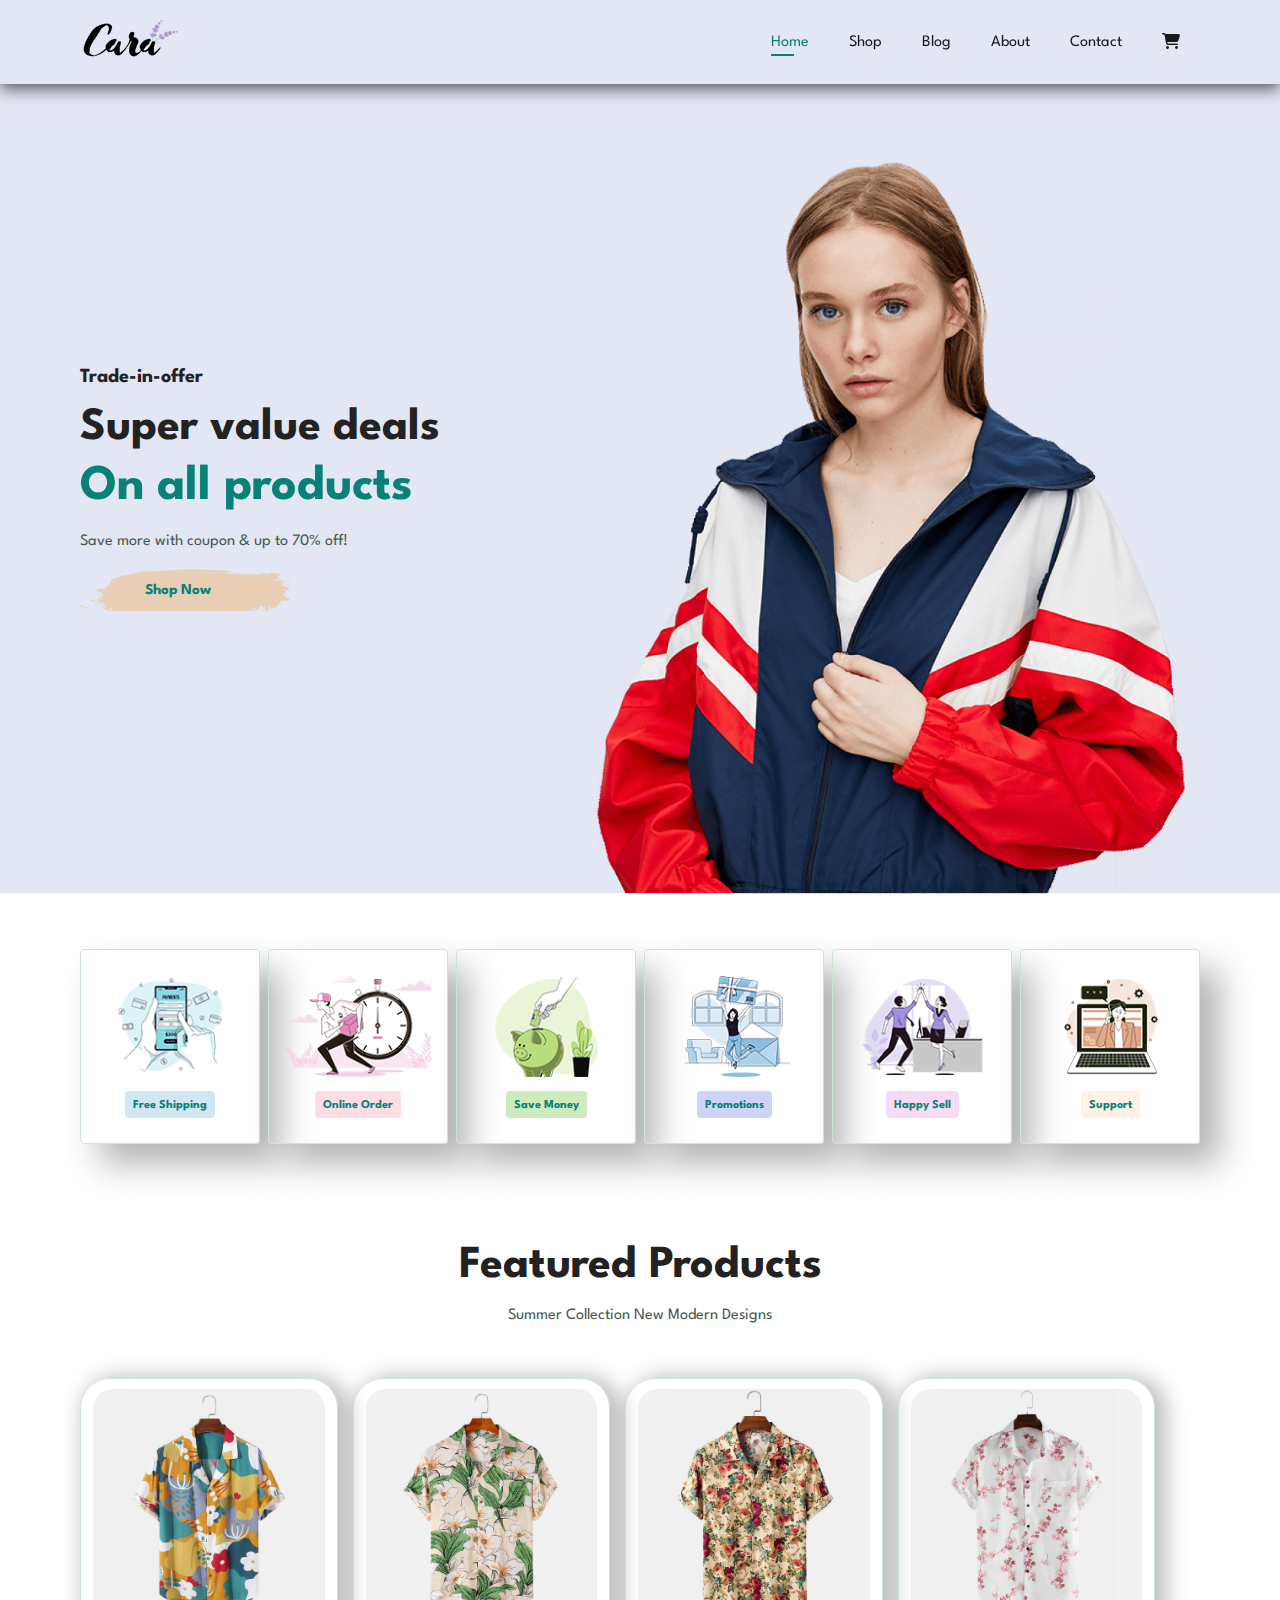
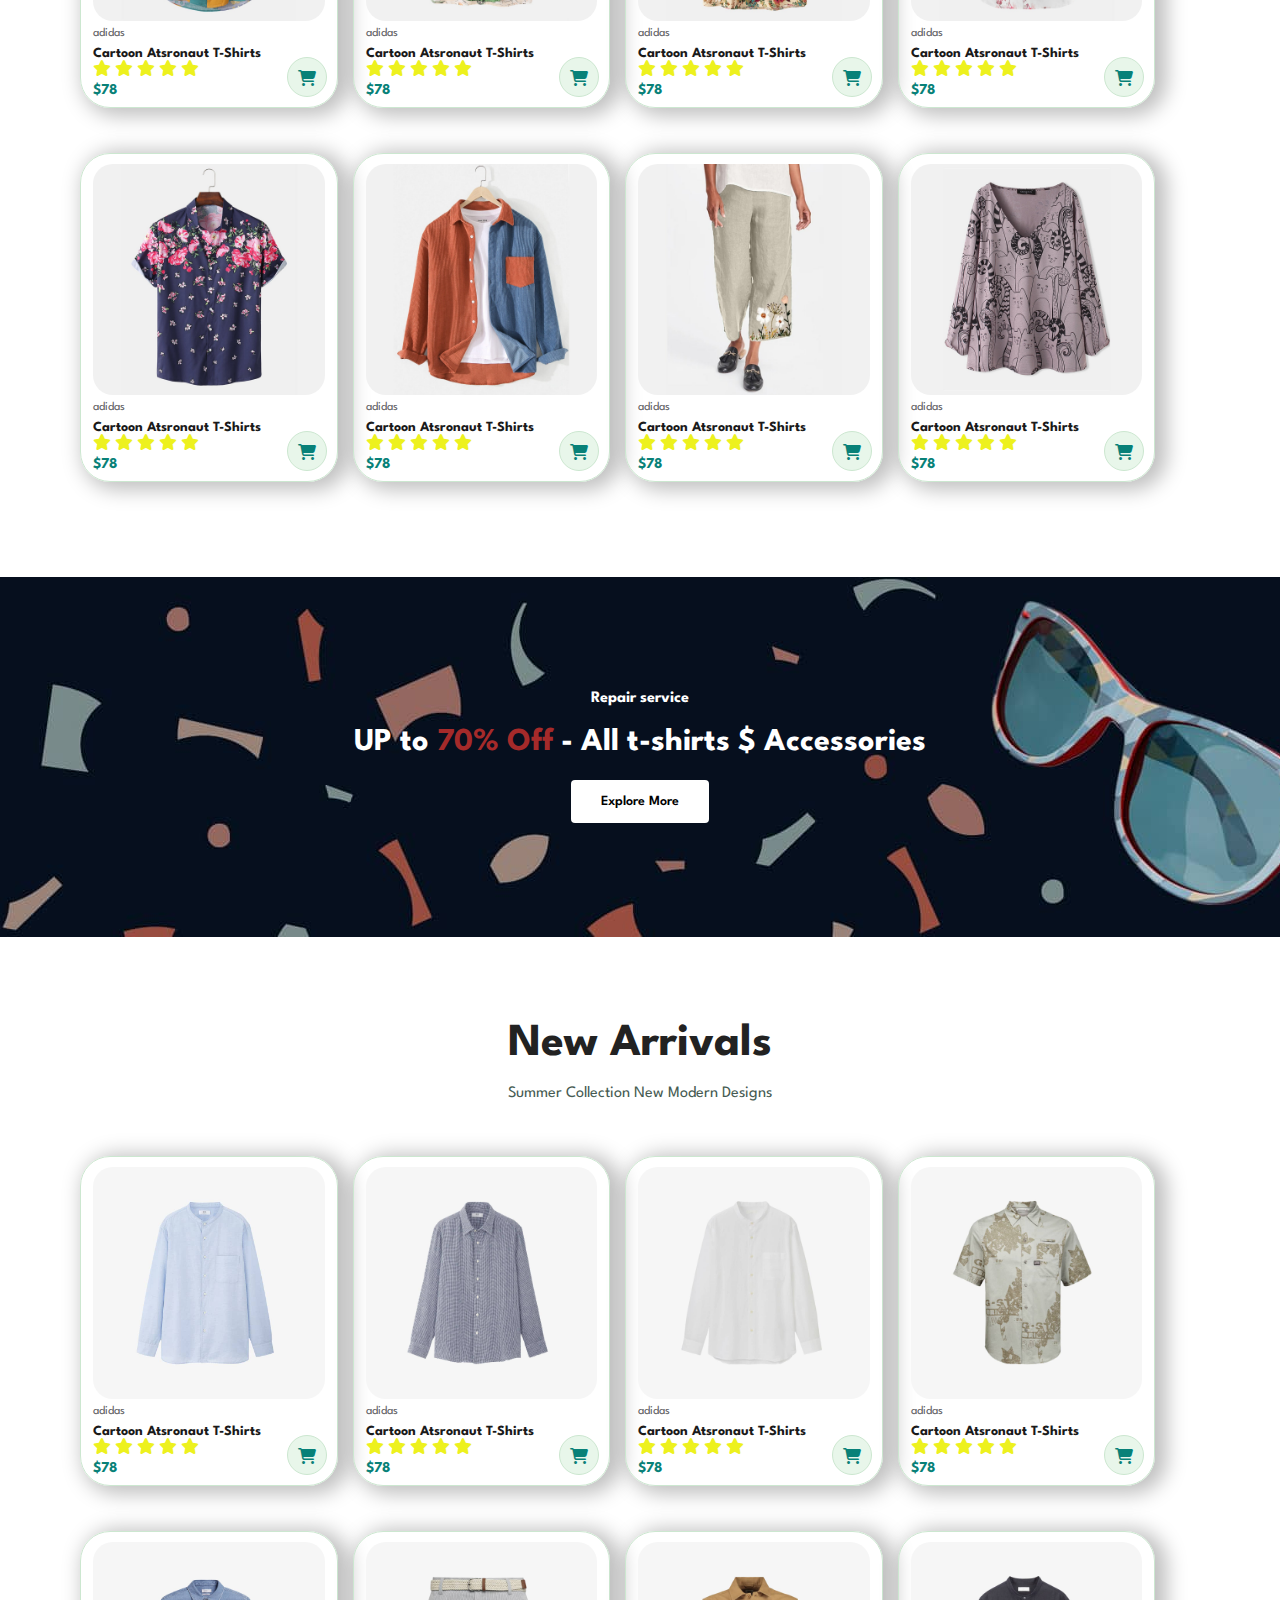
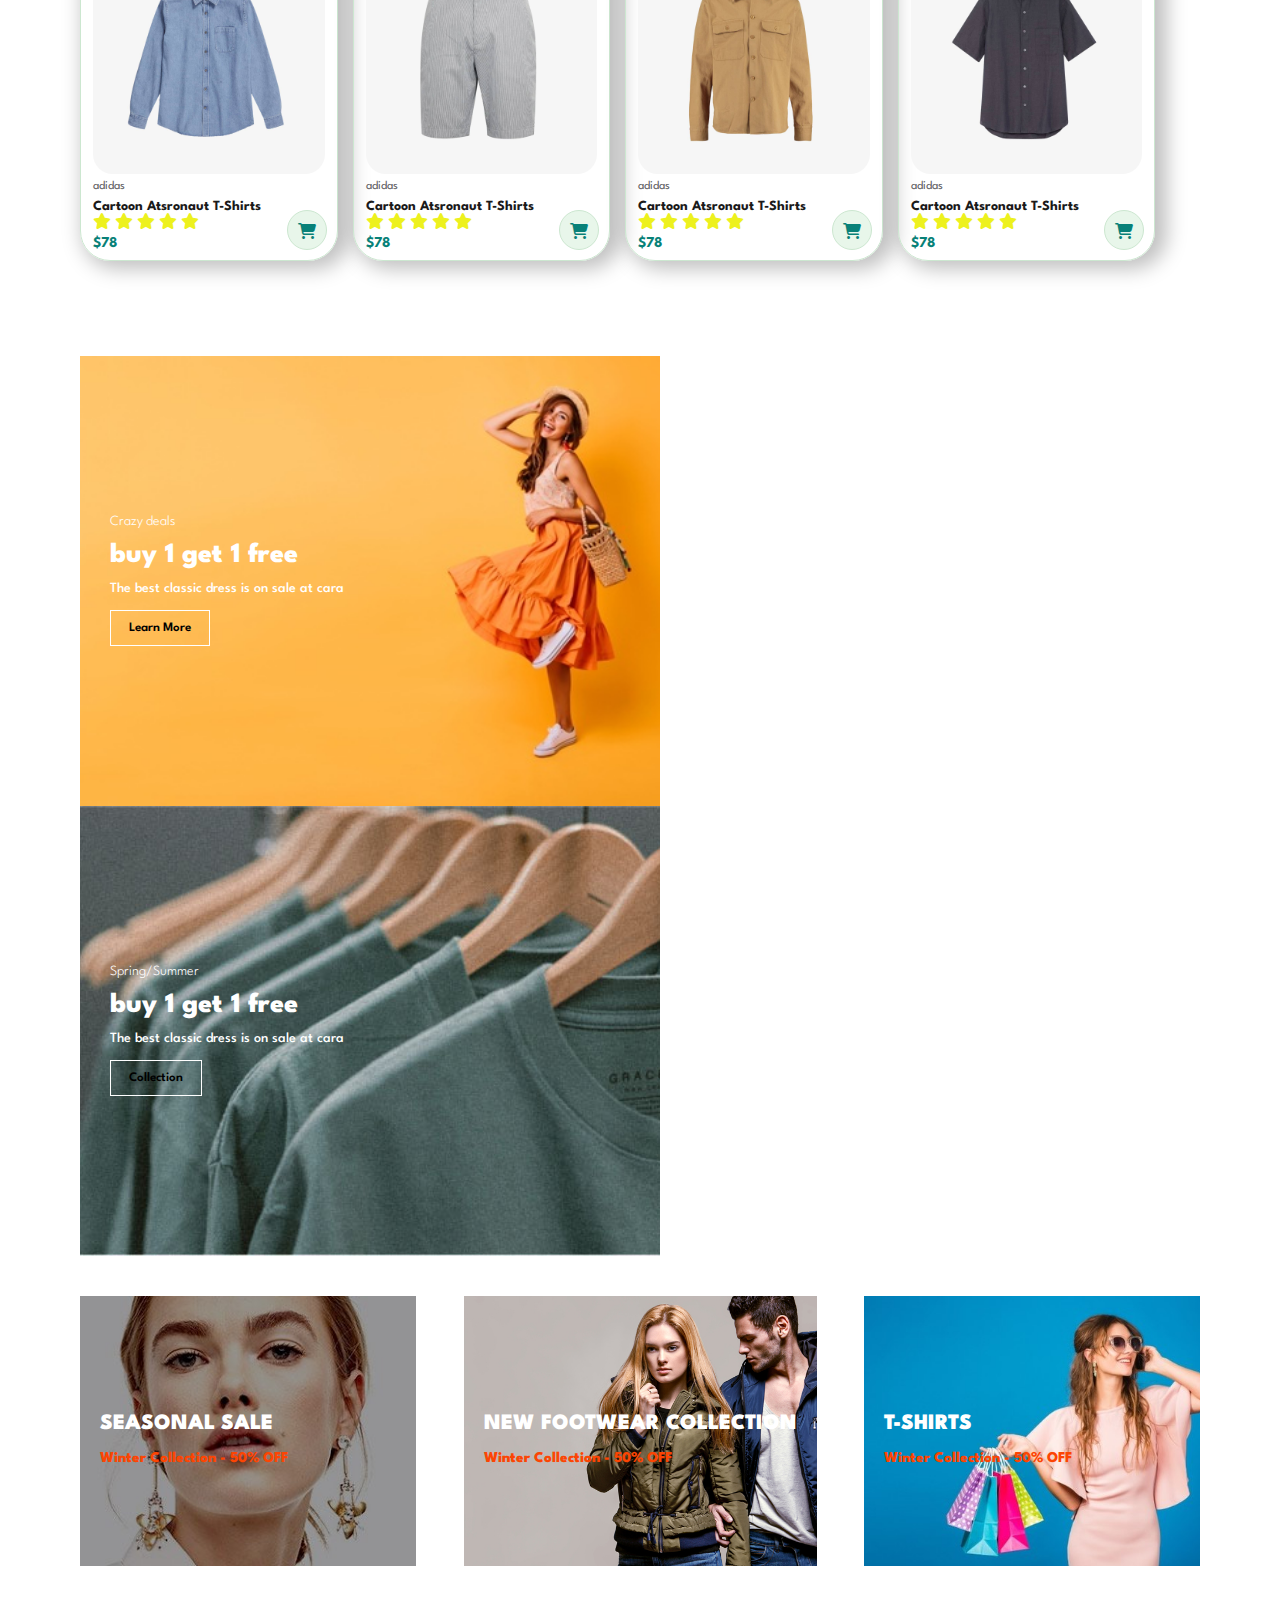
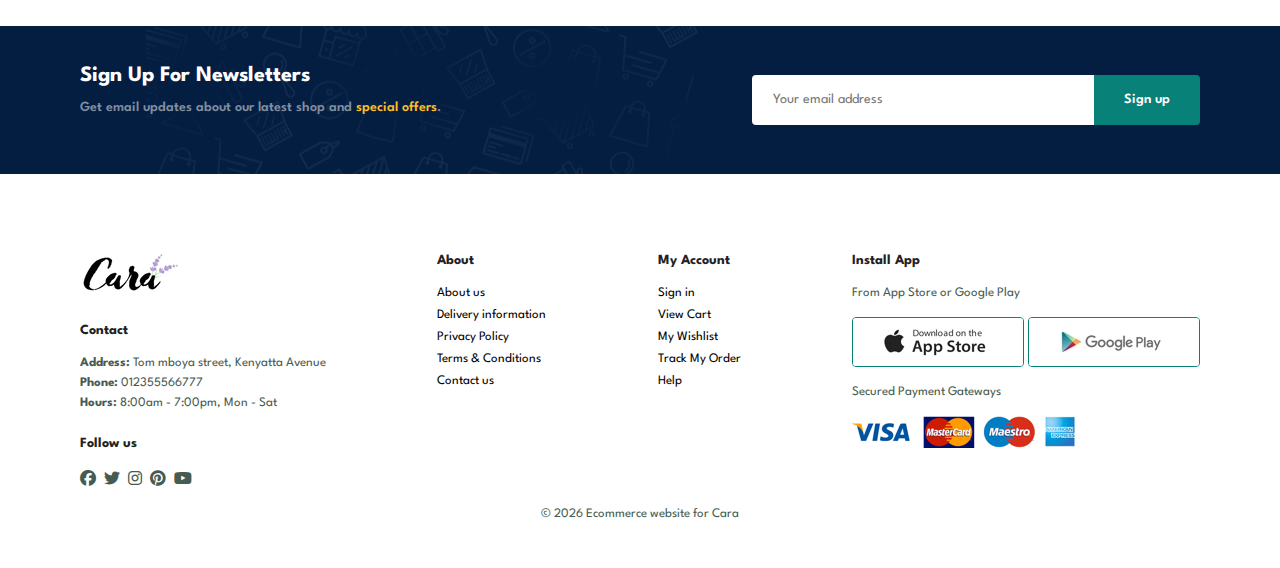
<file: index.html>
<!DOCTYPE html>
<html lang="en">
<head>
    <meta charset="UTF-8">
    <meta name="viewport" content="width=device-width, initial-scale=1.0">
    <title>Ecommerce Website</title>
    <link rel="stylesheet" href="https://cdnjs.cloudflare.com/ajax/libs/font-awesome/6.4.2/css/all.min.css" />
    <link rel="stylesheet" href="style.css">
</head>
<body>
    <section id="header">
        <a href="#"><img src="img/logo.png" class="logo" alt=""></a>

        <div>
            <ul id="navbar">
                <li><a class="active" href="index.html">Home</a></li>
                <li><a href="shop.html">Shop</a></li>
                <li><a href="blog.html">Blog</a></li>
                <li><a href="about.html">About</a></li>
                <li><a href="contact.html">Contact</a></li>
                <li id="lg-bag"><a href="cart.html"><i class="fa fa-shopping-cart" aria-hidden="true"></i></a></li>
                <a href="#" id="close"><i class="fa-solid fa-x"></i></a>
            </ul>
        </div>
        <div id="mobile">
            <i class="fa-solid fa-bag-shopping"></i>
            <i id="bar" class="fa-solid fa-bars"></i>
        </div>
    </section>

    <section id="hero">
        <h4>Trade-in-offer</h4>
        <h2>Super value deals</h2>
        <h1>On all products</h1>
        <p>Save more with coupon & up to 70% off!</p>
        <button>Shop Now</button>
    </section>

    <section id="feature" class="section-p1">
        <div class="fe-box">
            <img src="img/features/f1.png" alt="">
            <h6>Free Shipping</h6>
        </div>
        <div class="fe-box">
            <img src="img/features/f2.png" alt="">
            <h6>Online Order</h6>
        </div>
        <div class="fe-box">
            <img src="img/features/f3.png" alt="">
            <h6>Save Money</h6>
        </div>
        <div class="fe-box">
            <img src="img/features/f4.png" alt="">
            <h6>Promotions</h6>
        </div>
        <div class="fe-box">
            <img src="img/features/f5.png" alt="">
            <h6>Happy Sell</h6>
        </div>
        <div class="fe-box">
            <img src="img/features/f6.png" alt="">
            <h6>Support</h6>
        </div>
    </section>

    <section id="product1" class="section-p1">
        <h2>Featured Products</h2>
        <p>Summer Collection New Modern Designs</p>
        <div class="pro-container">
            <div class="pro">
                <img src="img/products/f1.jpg" alt="">
                <div class="description">
                    <span>adidas</span>
                    <h5>Cartoon Atsronaut T-Shirts</h5>
                    <div class="star">
                        <i class="fa-solid fa-star" style="color: #edf11e;"></i>
                        <i class="fa-solid fa-star" style="color: #edf11e;"></i>
                        <i class="fa-solid fa-star" style="color: #edf11e;"></i>
                        <i class="fa-solid fa-star" style="color: #edf11e;"></i>
                        <i class="fa-solid fa-star" style="color: #edf11e;"></i>
                    </div>
                    <h4>$78</h4>
                </div>
                <a href="#"><i class="cart fa-solid fa-cart-shopping" style="color:  #088178;;"></i></a>
            </div>
            <div class="pro">
                <img src="img/products/f2.jpg" alt="">
                <div class="description">
                    <span>adidas</span>
                    <h5>Cartoon Atsronaut T-Shirts</h5>
                    <div class="star">
                        <i class="fa-solid fa-star" style="color: #edf11e;"></i>
                        <i class="fa-solid fa-star" style="color: #edf11e;"></i>
                        <i class="fa-solid fa-star" style="color: #edf11e;"></i>
                        <i class="fa-solid fa-star" style="color: #edf11e;"></i>
                        <i class="fa-solid fa-star" style="color: #edf11e;"></i>
                    </div>
                    <h4>$78</h4>
                </div>
                <a href="#"><i class="cart fa-solid fa-cart-shopping" style="color:  #088178;;"></i></a>
            </div>
            <div class="pro">
                <img src="img/products/f3.jpg" alt="">
                <div class="description">
                    <span>adidas</span>
                    <h5>Cartoon Atsronaut T-Shirts</h5>
                    <div class="star">
                        <i class="fa-solid fa-star" style="color: #edf11e;"></i>
                        <i class="fa-solid fa-star" style="color: #edf11e;"></i>
                        <i class="fa-solid fa-star" style="color: #edf11e;"></i>
                        <i class="fa-solid fa-star" style="color: #edf11e;"></i>
                        <i class="fa-solid fa-star" style="color: #edf11e;"></i>
                    </div>
                    <h4>$78</h4>
                </div>
                <a href="#"><i class="cart fa-solid fa-cart-shopping" style="color:  #088178;;"></i></a>
            </div>
            <div class="pro">
                <img src="img/products/f4.jpg" alt="">
                <div class="description">
                    <span>adidas</span>
                    <h5>Cartoon Atsronaut T-Shirts</h5>
                    <div class="star">
                        <i class="fa-solid fa-star" style="color: #edf11e;"></i>
                        <i class="fa-solid fa-star" style="color: #edf11e;"></i>
                        <i class="fa-solid fa-star" style="color: #edf11e;"></i>
                        <i class="fa-solid fa-star" style="color: #edf11e;"></i>
                        <i class="fa-solid fa-star" style="color: #edf11e;"></i>
                    </div>
                    <h4>$78</h4>
                </div>
                <a href="#"><i class="cart fa-solid fa-cart-shopping" style="color:  #088178;;"></i></a>
            </div>
            <div class="pro">
                <img src="img/products/f5.jpg" alt="">
                <div class="description">
                    <span>adidas</span>
                    <h5>Cartoon Atsronaut T-Shirts</h5>
                    <div class="star">
                        <i class="fa-solid fa-star" style="color: #edf11e;"></i>
                        <i class="fa-solid fa-star" style="color: #edf11e;"></i>
                        <i class="fa-solid fa-star" style="color: #edf11e;"></i>
                        <i class="fa-solid fa-star" style="color: #edf11e;"></i>
                        <i class="fa-solid fa-star" style="color: #edf11e;"></i>
                    </div>
                    <h4>$78</h4>
                </div>
                <a href="#"><i class="cart fa-solid fa-cart-shopping" style="color:  #088178;;"></i></a>
            </div>
            <div class="pro">
                <img src="img/products/f6.jpg" alt="">
                <div class="description">
                    <span>adidas</span>
                    <h5>Cartoon Atsronaut T-Shirts</h5>
                    <div class="star">
                        <i class="fa-solid fa-star" style="color: #edf11e;"></i>
                        <i class="fa-solid fa-star" style="color: #edf11e;"></i>
                        <i class="fa-solid fa-star" style="color: #edf11e;"></i>
                        <i class="fa-solid fa-star" style="color: #edf11e;"></i>
                        <i class="fa-solid fa-star" style="color: #edf11e;"></i>
                    </div>
                    <h4>$78</h4>
                </div>
                <a href="#"><i class="cart fa-solid fa-cart-shopping" style="color:  #088178;;"></i></a>
            </div>
            <div class="pro">
                <img src="img/products/f7.jpg" alt="">
                <div class="description">
                    <span>adidas</span>
                    <h5>Cartoon Atsronaut T-Shirts</h5>
                    <div class="star">
                        <i class="fa-solid fa-star" style="color: #edf11e;"></i>
                        <i class="fa-solid fa-star" style="color: #edf11e;"></i>
                        <i class="fa-solid fa-star" style="color: #edf11e;"></i>
                        <i class="fa-solid fa-star" style="color: #edf11e;"></i>
                        <i class="fa-solid fa-star" style="color: #edf11e;"></i>
                    </div>
                    <h4>$78</h4>
                </div>
                <a href="#"><i class="cart fa-solid fa-cart-shopping" style="color:  #088178;;"></i></a>
            </div>
            <div class="pro">
                <img src="img/products/f8.jpg" alt="">
                <div class="description">
                    <span>adidas</span>
                    <h5>Cartoon Atsronaut T-Shirts</h5>
                    <div class="star">
                        <i class="fa-solid fa-star" style="color: #edf11e;"></i>
                        <i class="fa-solid fa-star" style="color: #edf11e;"></i>
                        <i class="fa-solid fa-star" style="color: #edf11e;"></i>
                        <i class="fa-solid fa-star" style="color: #edf11e;"></i>
                        <i class="fa-solid fa-star" style="color: #edf11e;"></i>
                    </div>
                    <h4>$78</h4>
                </div>
                <a href="#"><i class="cart fa-solid fa-cart-shopping" style="color:  #088178;;"></i></a>
            </div>
        </div>
    </section>

    <section id="banner" class="section-m1">
        <h4>Repair service</h4>
        <h2>UP to <span>70% Off</span> - All t-shirts $ Accessories</h2>
        <button class="normal">Explore More</button>
    </section>

    <section id="product1" class="section-p1">
        <h2>New Arrivals</h2>
        <p>Summer Collection New Modern Designs</p>
        <div class="pro-container">
            <div class="pro">
                <img src="img/products/n1.jpg" alt="">
                <div class="description">
                    <span>adidas</span>
                    <h5>Cartoon Atsronaut T-Shirts</h5>
                    <div class="star">
                        <i class="fa-solid fa-star" style="color: #edf11e;"></i>
                        <i class="fa-solid fa-star" style="color: #edf11e;"></i>
                        <i class="fa-solid fa-star" style="color: #edf11e;"></i>
                        <i class="fa-solid fa-star" style="color: #edf11e;"></i>
                        <i class="fa-solid fa-star" style="color: #edf11e;"></i>
                    </div>
                    <h4>$78</h4>
                </div>
                <a href="#"><i class="cart fa-solid fa-cart-shopping" style="color:  #088178;;"></i></a>
            </div>
            <div class="pro">
                <img src="img/products/n2.jpg" alt="">
                <div class="description">
                    <span>adidas</span>
                    <h5>Cartoon Atsronaut T-Shirts</h5>
                    <div class="star">
                        <i class="fa-solid fa-star" style="color: #edf11e;"></i>
                        <i class="fa-solid fa-star" style="color: #edf11e;"></i>
                        <i class="fa-solid fa-star" style="color: #edf11e;"></i>
                        <i class="fa-solid fa-star" style="color: #edf11e;"></i>
                        <i class="fa-solid fa-star" style="color: #edf11e;"></i>
                    </div>
                    <h4>$78</h4>
                </div>
                <a href="#"><i class="cart fa-solid fa-cart-shopping" style="color:  #088178;;"></i></a>
            </div>
            <div class="pro">
                <img src="img/products/n3.jpg" alt="">
                <div class="description">
                    <span>adidas</span>
                    <h5>Cartoon Atsronaut T-Shirts</h5>
                    <div class="star">
                        <i class="fa-solid fa-star" style="color: #edf11e;"></i>
                        <i class="fa-solid fa-star" style="color: #edf11e;"></i>
                        <i class="fa-solid fa-star" style="color: #edf11e;"></i>
                        <i class="fa-solid fa-star" style="color: #edf11e;"></i>
                        <i class="fa-solid fa-star" style="color: #edf11e;"></i>
                    </div>
                    <h4>$78</h4>
                </div>
                <a href="#"><i class="cart fa-solid fa-cart-shopping" style="color:  #088178;;"></i></a>
            </div>
            <div class="pro">
                <img src="img/products/n4.jpg" alt="">
                <div class="description">
                    <span>adidas</span>
                    <h5>Cartoon Atsronaut T-Shirts</h5>
                    <div class="star">
                        <i class="fa-solid fa-star" style="color: #edf11e;"></i>
                        <i class="fa-solid fa-star" style="color: #edf11e;"></i>
                        <i class="fa-solid fa-star" style="color: #edf11e;"></i>
                        <i class="fa-solid fa-star" style="color: #edf11e;"></i>
                        <i class="fa-solid fa-star" style="color: #edf11e;"></i>
                    </div>
                    <h4>$78</h4>
                </div>
                <a href="#"><i class="cart fa-solid fa-cart-shopping" style="color:  #088178;;"></i></a>
            </div>
            <div class="pro">
                <img src="img/products/n5.jpg" alt="">
                <div class="description">
                    <span>adidas</span>
                    <h5>Cartoon Atsronaut T-Shirts</h5>
                    <div class="star">
                        <i class="fa-solid fa-star" style="color: #edf11e;"></i>
                        <i class="fa-solid fa-star" style="color: #edf11e;"></i>
                        <i class="fa-solid fa-star" style="color: #edf11e;"></i>
                        <i class="fa-solid fa-star" style="color: #edf11e;"></i>
                        <i class="fa-solid fa-star" style="color: #edf11e;"></i>
                    </div>
                    <h4>$78</h4>
                </div>
                <a href="#"><i class="cart fa-solid fa-cart-shopping" style="color:  #088178;;"></i></a>
            </div>
            <div class="pro">
                <img src="img/products/n6.jpg" alt="">
                <div class="description">
                    <span>adidas</span>
                    <h5>Cartoon Atsronaut T-Shirts</h5>
                    <div class="star">
                        <i class="fa-solid fa-star" style="color: #edf11e;"></i>
                        <i class="fa-solid fa-star" style="color: #edf11e;"></i>
                        <i class="fa-solid fa-star" style="color: #edf11e;"></i>
                        <i class="fa-solid fa-star" style="color: #edf11e;"></i>
                        <i class="fa-solid fa-star" style="color: #edf11e;"></i>
                    </div>
                    <h4>$78</h4>
                </div>
                <a href="#"><i class="cart fa-solid fa-cart-shopping" style="color:  #088178;;"></i></a>
            </div>
            <div class="pro">
                <img src="img/products/n7.jpg" alt="">
                <div class="description">
                    <span>adidas</span>
                    <h5>Cartoon Atsronaut T-Shirts</h5>
                    <div class="star">
                        <i class="fa-solid fa-star" style="color: #edf11e;"></i>
                        <i class="fa-solid fa-star" style="color: #edf11e;"></i>
                        <i class="fa-solid fa-star" style="color: #edf11e;"></i>
                        <i class="fa-solid fa-star" style="color: #edf11e;"></i>
                        <i class="fa-solid fa-star" style="color: #edf11e;"></i>
                    </div>
                    <h4>$78</h4>
                </div>
                <a href="#"><i class="cart fa-solid fa-cart-shopping" style="color:  #088178;;"></i></a>
            </div>
            <div class="pro">
                <img src="img/products/n8.jpg" alt="">
                <div class="description">
                    <span>adidas</span>
                    <h5>Cartoon Atsronaut T-Shirts</h5>
                    <div class="star">
                        <i class="fa-solid fa-star" style="color: #edf11e;"></i>
                        <i class="fa-solid fa-star" style="color: #edf11e;"></i>
                        <i class="fa-solid fa-star" style="color: #edf11e;"></i>
                        <i class="fa-solid fa-star" style="color: #edf11e;"></i>
                        <i class="fa-solid fa-star" style="color: #edf11e;"></i>
                    </div>
                    <h4>$78</h4>
                </div>
                <a href="#"><i class="cart fa-solid fa-cart-shopping" style="color:  #088178;;"></i></a>
            </div>
        </div>
    </section>

    <section id="sm-banner" class="section-p1">
        <div class="banner-box">
            <h4>Crazy deals</h4>
            <h2>buy 1 get 1 free</h2>
            <span>The best classic dress is on sale at cara</span>
            <button class="white">Learn More</button>
        </div>
        <div class="banner-box banner-box2">
            <h4>Spring/Summer</h4>
            <h2>buy 1 get 1 free</h2>
            <span>The best classic dress is on sale at cara</span>
            <button class="white">Collection</button>
        </div>
    </section>

    <section id="banner3">
        <div class="banner-box">
            <h2>SEASONAL SALE</h2>
            <h3>Winter Collection - 50% OFF</h3>
        </div>
        <div class="banner-box banner-box2">
            <h2>NEW FOOTWEAR COLLECTION</h2>
            <h3>Winter Collection - 50% OFF</h3>
        </div>
        <div class="banner-box banner-box3">
            <h2>T-SHIRTS</h2>
            <h3>Winter Collection - 50% OFF</h3>
        </div>
    </section>

    <section id="newsletter" class="section-p1 section-m1">
        <div class="newstext">
            <h4>Sign Up For Newsletters</h4>
            <p>Get email updates about our latest shop and <span>special offers</span>.</p>
        </div>
        <div class="form">
            <input type="text" placeholder="Your email address">
            <button class="normal">Sign up</button>
        </div>
    </section>

    <footer class="section-p1">
        <div class="col">
            <img class="logo" src="img/logo.png" alt="">
            <h4>Contact</h4>
            <p><strong>Address:</strong> Tom mboya street, Kenyatta Avenue</p>
            <p><strong>Phone:</strong> 012355566777</p>
            <p><strong>Hours:</strong> 8:00am - 7:00pm, Mon - Sat</p>
            <div class="follow">
                <h4>Follow us</h4>
                <div class="icon">
                    <i class="fa-brands fa-facebook"></i>
                    <i class="fa-brands fa-twitter"></i>
                    <i class="fa-brands fa-instagram"></i>
                    <i class="fa-brands fa-pinterest"></i>
                    <i class="fa-brands fa-youtube"></i>
                </div>
            </div>
        </div>

        <div class="col">
            <h4>About</h4>
            <a href="#">About us</a>
            <a href="#">Delivery information</a>
            <a href="#">Privacy Policy</a>
            <a href="#">Terms & Conditions</a>
            <a href="#">Contact us</a>
        </div>

        <div class="col">
            <h4>My Account</h4>
            <a href="#">Sign in</a>
            <a href="#">View Cart</a>
            <a href="#">My Wishlist</a>
            <a href="#">Track My Order</a>
            <a href="#">Help</a>
        </div>

        <div class="col install">
            <h4>Install App</h4>
            <p>From App Store or Google Play</p>
            <div class="row">
                <img src="img/pay/app.jpg" alt="">
                <img src="img/pay/play.jpg" alt="">
            </div>
            <p>Secured Payment Gateways</p>
            <img src="img/pay/pay.png" alt="">
        </div>

        <div class="copyright">
            <p>&copy; <span id="copyright-year">YYYY</span> Ecommerce website for Cara</p>
        </div>
    </footer>

    <script src="script.js"></script>
</body>
</html>
</file>
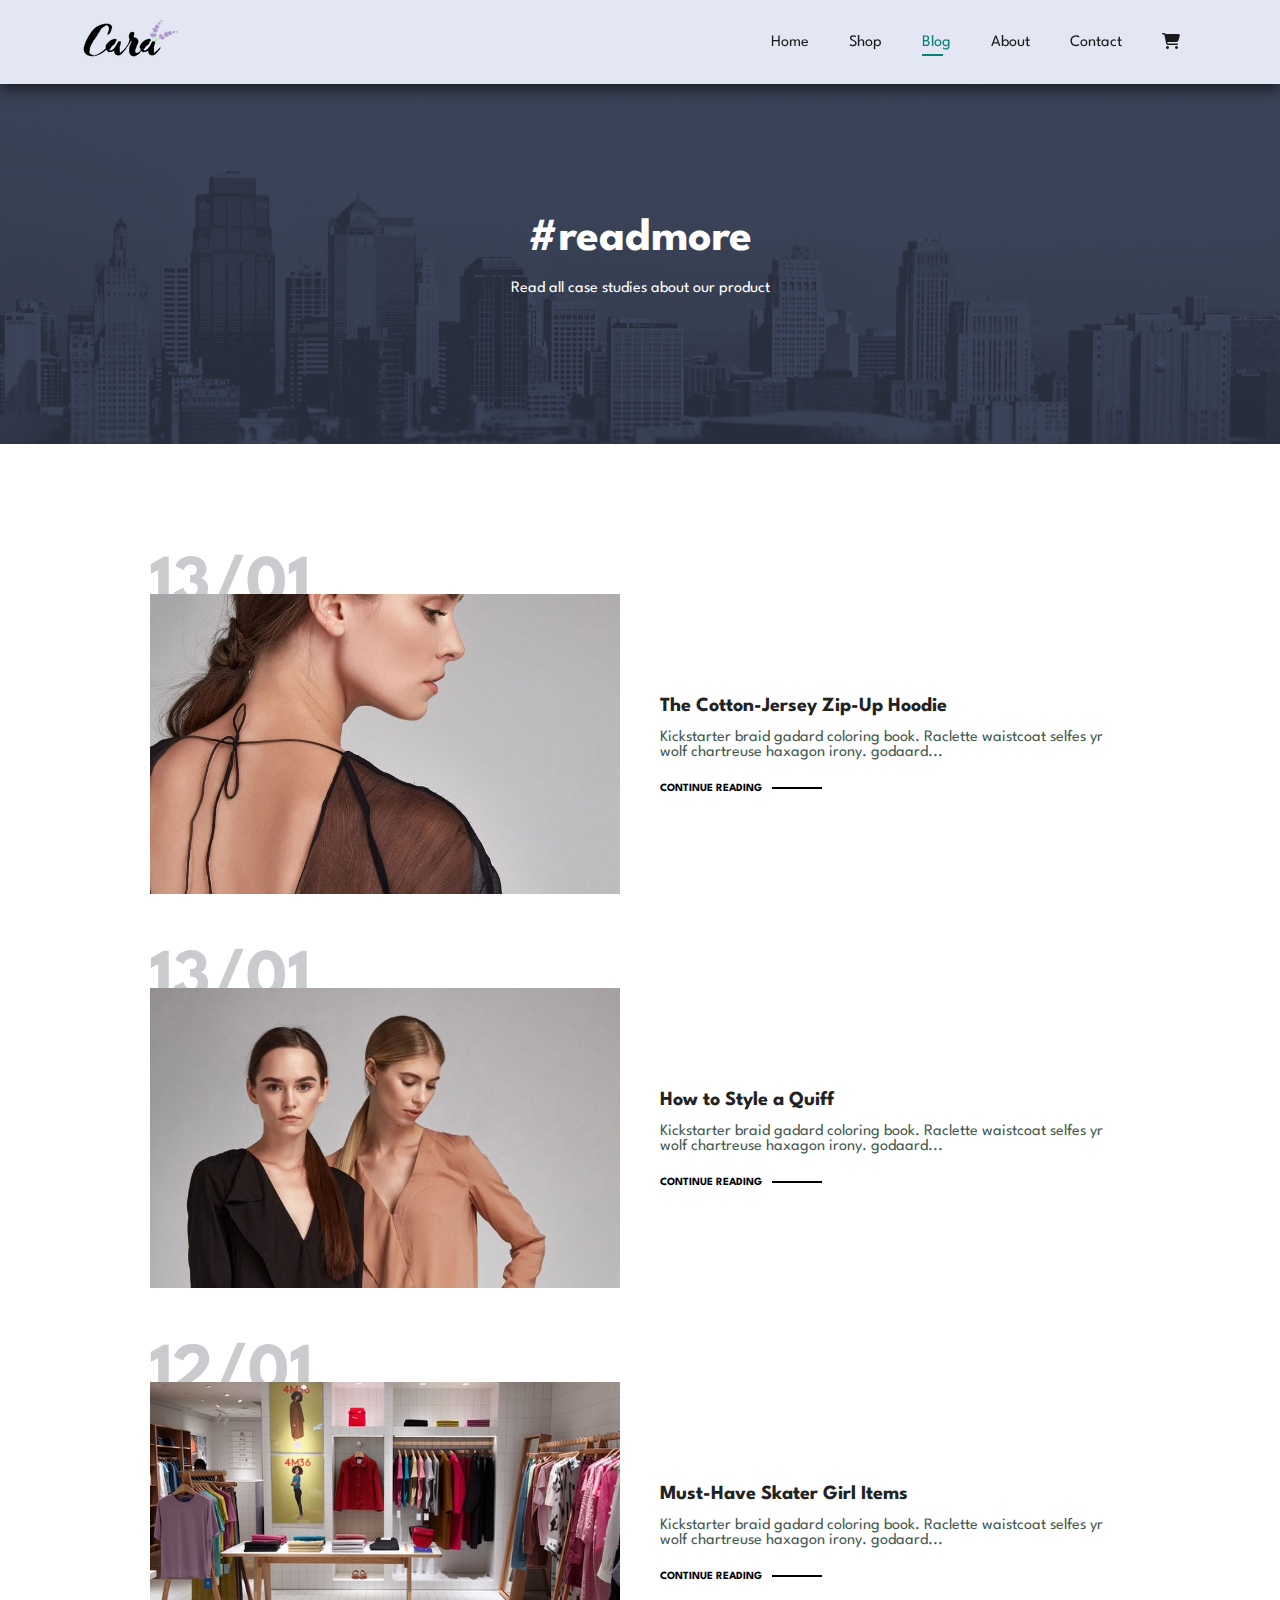
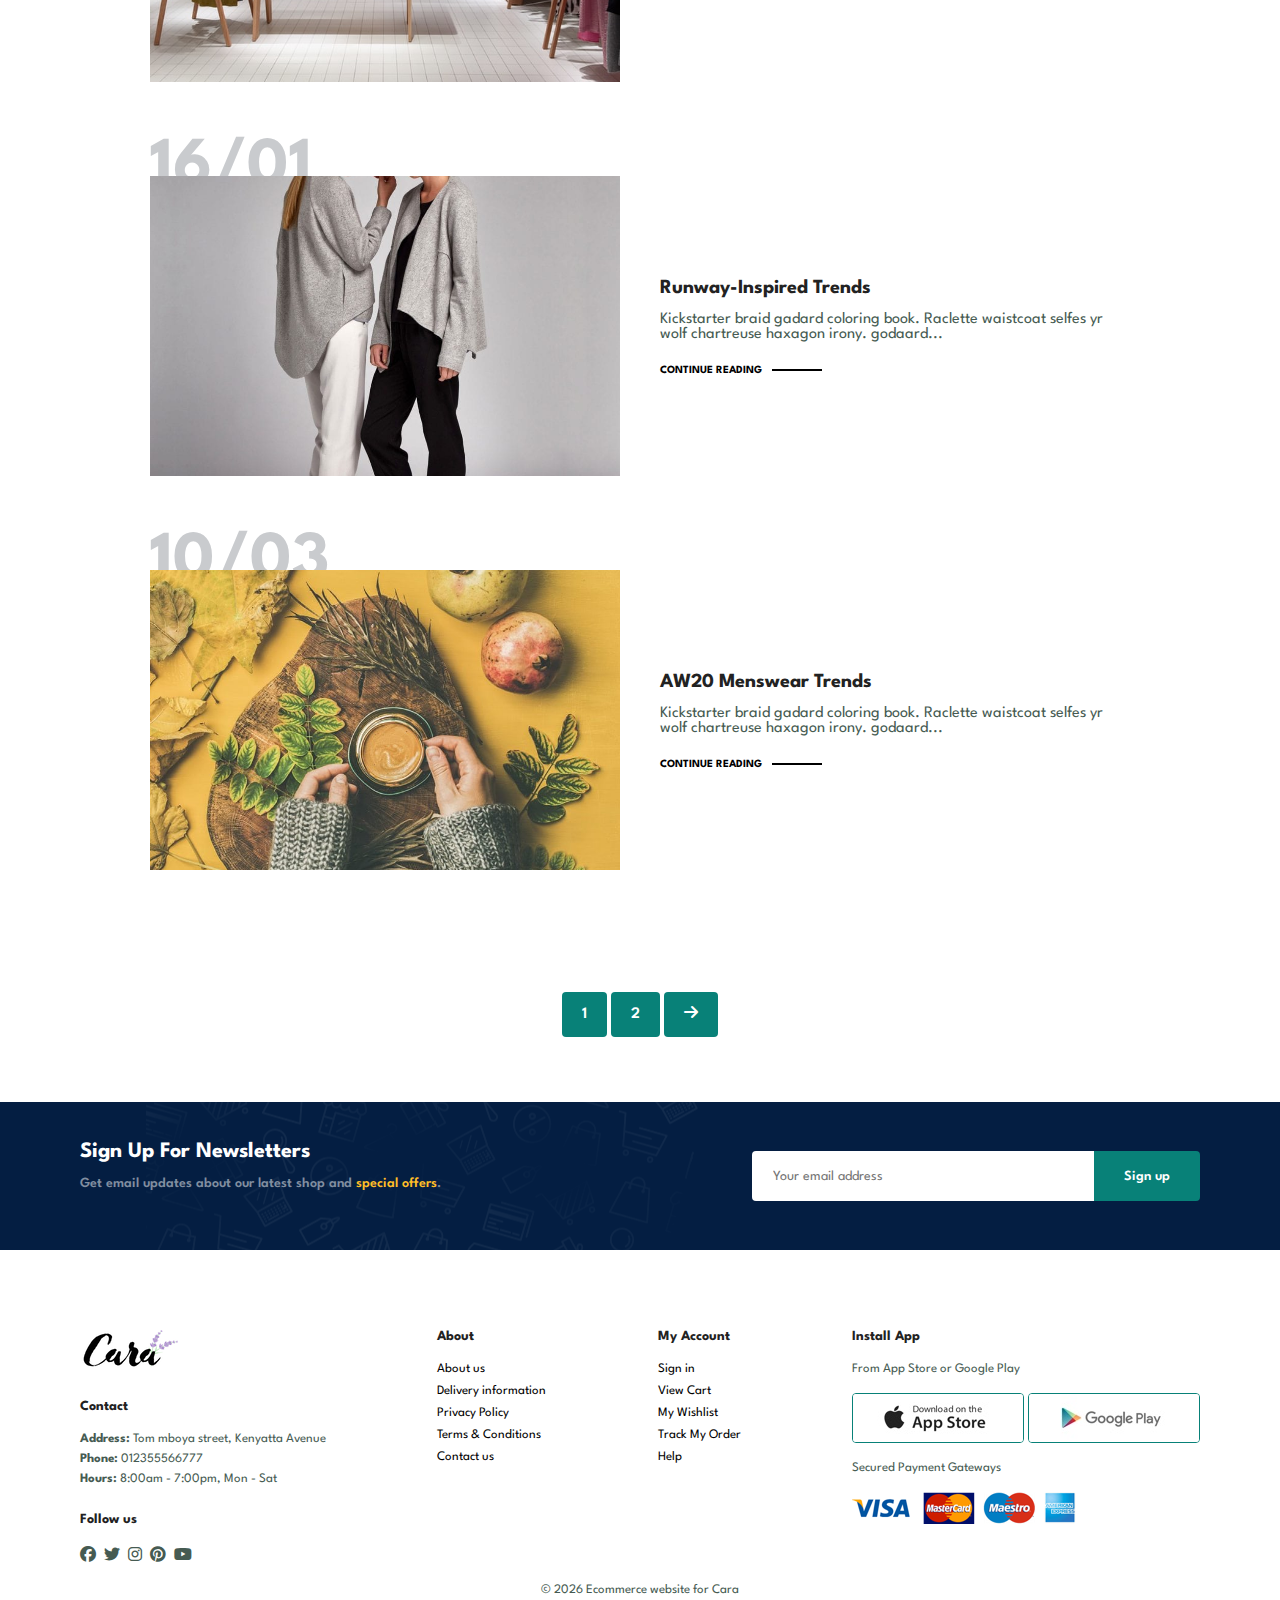
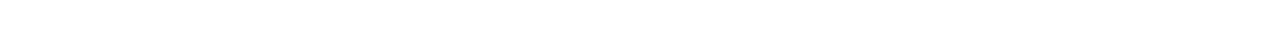
<file: blog.html>
<!DOCTYPE html>
<html lang="en">
  <head>
    <meta charset="UTF-8" />
    <meta name="viewport" content="width=device-width, initial-scale=1.0" />
    <title>Ecommerce Website</title>
    <link
      rel="stylesheet"
      href="https://cdnjs.cloudflare.com/ajax/libs/font-awesome/6.4.2/css/all.min.css"
    />
    <link rel="stylesheet" href="style.css" />
  </head>
  <body>
    <section id="header">
      <a href="#"><img src="img/logo.png" class="logo" alt="" /></a>

      <div>
        <ul id="navbar">
          <li><a href="index.html">Home</a></li>
          <li><a href="shop.html">Shop</a></li>
          <li><a class="active" href="blog.html">Blog</a></li>
          <li><a href="about.html">About</a></li>
          <li><a href="contact.html">Contact</a></li>
          <li id="lg-bag">
            <a href="cart.html"
              ><i class="fa fa-shopping-cart" aria-hidden="true"></i
            ></a>
          </li>
          <a href="#" id="close"><i class="fa-solid fa-x"></i></a>
        </ul>
      </div>
      <div id="mobile">
        <i class="fa-solid fa-bag-shopping"></i>
        <i id="bar" class="fa-solid fa-bars"></i>
      </div>
    </section>

    <section id="page-header" class="blog-header">
      <h2>#readmore</h2>
      <p>Read all case studies about our product</p>
    </section>

    <section id="blog">
      <div class="blog-box">
        <div class="blog-img">
          <img src="img/blog/b1.jpg" alt="" />
        </div>
        <div class="blog-details">
          <h4>The Cotton-Jersey Zip-Up Hoodie</h4>
          <p>
            Kickstarter braid gadard coloring book. Raclette waistcoat selfes yr
            wolf chartreuse haxagon irony. godaard...
          </p>
          <a href="#">CONTINUE READING</a>
        </div>
        <h1>13/01</h1>
      </div>
      <div class="blog-box">
        <div class="blog-img">
          <img src="img/blog/b2.jpg" alt="" />
        </div>
        <div class="blog-details">
          <h4>How to Style a Quiff</h4>
          <p>
            Kickstarter braid gadard coloring book. Raclette waistcoat selfes yr
            wolf chartreuse haxagon irony. godaard...
          </p>
          <a href="#">CONTINUE READING</a>
        </div>
        <h1>13/01</h1>
      </div>
      <div class="blog-box">
        <div class="blog-img">
          <img src="img/blog/b3.jpg" alt="" />
        </div>
        <div class="blog-details">
          <h4>Must-Have Skater Girl Items</h4>
          <p>
            Kickstarter braid gadard coloring book. Raclette waistcoat selfes yr
            wolf chartreuse haxagon irony. godaard...
          </p>
          <a href="#">CONTINUE READING</a>
        </div>
        <h1>12/01</h1>
      </div>
      <div class="blog-box">
        <div class="blog-img">
          <img src="img/blog/b4.jpg" alt="" />
        </div>
        <div class="blog-details">
          <h4>Runway-Inspired Trends</h4>
          <p>
            Kickstarter braid gadard coloring book. Raclette waistcoat selfes yr
            wolf chartreuse haxagon irony. godaard...
          </p>
          <a href="#">CONTINUE READING</a>
        </div>
        <h1>16/01</h1>
      </div>
      <div class="blog-box">
        <div class="blog-img">
          <img src="img/blog/b6.jpg" alt="" />
        </div>
        <div class="blog-details">
          <h4>AW20 Menswear Trends</h4>
          <p>
            Kickstarter braid gadard coloring book. Raclette waistcoat selfes yr
            wolf chartreuse haxagon irony. godaard...
          </p>
          <a href="#">CONTINUE READING</a>
        </div>
        <h1>10/03</h1>
      </div>
    </section>

    <section id="pagination" class="section-p1">
      <a href="#">1</a>
      <a href="#">2</a>
      <a href="#"><i class="fa-solid fa-arrow-right"></i></a>
    </section>

    <section id="newsletter" class="section-p1 section-m1">
      <div class="newstext">
        <h4>Sign Up For Newsletters</h4>
        <p>
          Get email updates about our latest shop and
          <span>special offers</span>.
        </p>
      </div>
      <div class="form">
        <input type="text" placeholder="Your email address" />
        <button class="normal">Sign up</button>
      </div>
    </section>

    <footer class="section-p1">
      <div class="col">
        <img class="logo" src="img/logo.png" alt="" />
        <h4>Contact</h4>
        <p><strong>Address:</strong> Tom mboya street, Kenyatta Avenue</p>
        <p><strong>Phone:</strong> 012355566777</p>
        <p><strong>Hours:</strong> 8:00am - 7:00pm, Mon - Sat</p>
        <div class="follow">
          <h4>Follow us</h4>
          <div class="icon">
            <i class="fa-brands fa-facebook"></i>
            <i class="fa-brands fa-twitter"></i>
            <i class="fa-brands fa-instagram"></i>
            <i class="fa-brands fa-pinterest"></i>
            <i class="fa-brands fa-youtube"></i>
          </div>
        </div>
      </div>

      <div class="col">
        <h4>About</h4>
        <a href="#">About us</a>
        <a href="#">Delivery information</a>
        <a href="#">Privacy Policy</a>
        <a href="#">Terms & Conditions</a>
        <a href="#">Contact us</a>
      </div>

      <div class="col">
        <h4>My Account</h4>
        <a href="#">Sign in</a>
        <a href="#">View Cart</a>
        <a href="#">My Wishlist</a>
        <a href="#">Track My Order</a>
        <a href="#">Help</a>
      </div>

      <div class="col install">
        <h4>Install App</h4>
        <p>From App Store or Google Play</p>
        <div class="row">
          <img src="img/pay/app.jpg" alt="" />
          <img src="img/pay/play.jpg" alt="" />
        </div>
        <p>Secured Payment Gateways</p>
        <img src="img/pay/pay.png" alt="" />
      </div>

      <div class="copyright">
        <p>
          &copy; <span id="copyright-year">YYYY</span> Ecommerce website for
          Cara
        </p>
      </div>
    </footer>

    <script src="script.js"></script>
  </body>
</html>
</file>
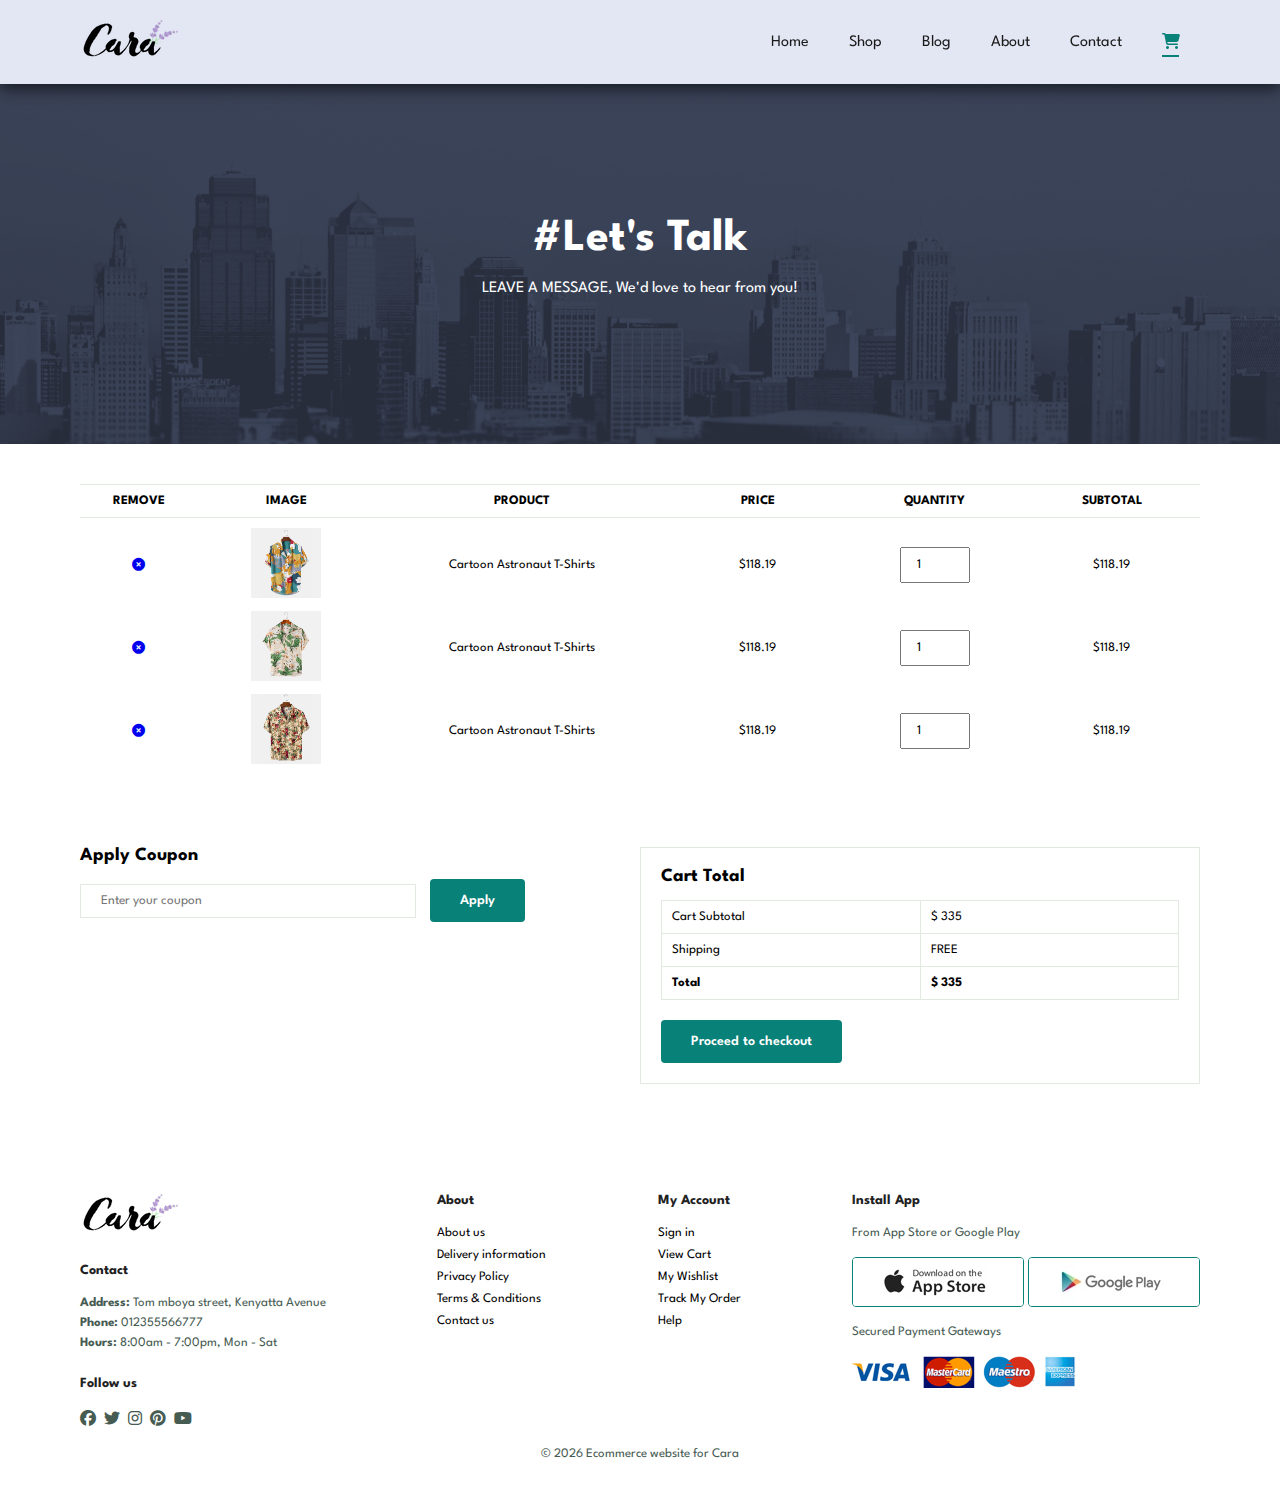
<file: cart.html>
<!DOCTYPE html>
<html lang="en">
  <head>
    <meta charset="UTF-8" />
    <meta name="viewport" content="width=device-width, initial-scale=1.0" />
    <title>Ecommerce Website</title>
    <link
      rel="stylesheet"
      href="https://cdnjs.cloudflare.com/ajax/libs/font-awesome/6.4.2/css/all.min.css"
    />
    <link rel="stylesheet" href="style.css" />
  </head>
  <body>
    <section id="header">
      <a href="#"><img src="img/logo.png" class="logo" alt="" /></a>

      <div>
        <ul id="navbar">
          <li><a href="index.html">Home</a></li>
          <li><a href="shop.html">Shop</a></li>
          <li><a href="blog.html">Blog</a></li>
          <li><a href="about.html">About</a></li>
          <li><a href="contact.html">Contact</a></li>
          <li id="lg-bag">
            <a class="active" href="cart.html"
              ><i class="fa fa-shopping-cart" aria-hidden="true"></i
            ></a>
          </li>
          <a href="#" id="close"><i class="fa-solid fa-x"></i></a>
        </ul>
      </div>
      <div id="mobile">
        <i class="fa-solid fa-bag-shopping"></i>
        <i id="bar" class="fa-solid fa-bars"></i>
      </div>
    </section>

    <section id="page-header" class="about-header">
      <h2>#Let's Talk</h2>
      <p>LEAVE A MESSAGE, We'd love to hear from you!</p>
    </section>

    <section id="cart" class="section-p1">
        <table>
            <thead>
                <tr>
                    <td>REMOVE</td>
                    <td>Image</td>
                    <td>Product</td>
                    <td>Price</td>
                    <td>Quantity</td>
                    <td>Subtotal</td>
                </tr>
            </thead>
            <tbody>
                <tr>
                    <td><a href="#"><i class="fa-solid fa-circle-xmark"></i></a></td>
                    <td><img src="img/products/f1.jpg" alt=""></td>
                    <td>Cartoon Astronaut T-Shirts</td>
                    <td>$118.19</td>
                    <td><input type="number" value="1"></td>
                    <td>$118.19</td>
                </tr>
                <tr>
                    <td><a href="#"><i class="fa-solid fa-circle-xmark"></i></a></td>
                    <td><img src="img/products/f2.jpg" alt=""></td>
                    <td>Cartoon Astronaut T-Shirts</td>
                    <td>$118.19</td>
                    <td><input type="number" value="1"></td>
                    <td>$118.19</td>
                </tr>
                <tr>
                    <td><a href="#"><i class="fa-solid fa-circle-xmark"></i></a></td>
                    <td><img src="img/products/f3.jpg" alt=""></td>
                    <td>Cartoon Astronaut T-Shirts</td>
                    <td>$118.19</td>
                    <td><input type="number" value="1"></td>
                    <td>$118.19</td>
                </tr>
            </tbody>
        </table>
    </section>

    <section id="cart-add" class="section-p1">
        <div id="coupon">
            <h3>Apply Coupon</h3>
            <div>
                <input type="text" placeholder="Enter your coupon">
                <button class="normal">Apply</button>
            </div>
        </div>

        <div id="subtotal">
            <h3>Cart Total</h3>
            <table>
                <tr>
                    <td>Cart Subtotal</td>
                    <td>$ 335</td>
                </tr>
                <tr>
                    <td>Shipping</td>
                    <td>FREE</td>
                </tr>
                <tr>
                    <td><strong>Total</strong></td>
                    <td> <strong>$ 335</strong></td>
                </tr>
            </table>
            <button class="normal">Proceed to checkout</button>
        </div>
    </section>

    <footer class="section-p1">
      <div class="col">
        <img class="logo" src="img/logo.png" alt="" />
        <h4>Contact</h4>
        <p><strong>Address:</strong> Tom mboya street, Kenyatta Avenue</p>
        <p><strong>Phone:</strong> 012355566777</p>
        <p><strong>Hours:</strong> 8:00am - 7:00pm, Mon - Sat</p>
        <div class="follow">
          <h4>Follow us</h4>
          <div class="icon">
            <i class="fa-brands fa-facebook"></i>
            <i class="fa-brands fa-twitter"></i>
            <i class="fa-brands fa-instagram"></i>
            <i class="fa-brands fa-pinterest"></i>
            <i class="fa-brands fa-youtube"></i>
          </div>
        </div>
      </div>

      <div class="col">
        <h4>About</h4>
        <a href="#">About us</a>
        <a href="#">Delivery information</a>
        <a href="#">Privacy Policy</a>
        <a href="#">Terms & Conditions</a>
        <a href="#">Contact us</a>
      </div>

      <div class="col">
        <h4>My Account</h4>
        <a href="#">Sign in</a>
        <a href="#">View Cart</a>
        <a href="#">My Wishlist</a>
        <a href="#">Track My Order</a>
        <a href="#">Help</a>
      </div>

      <div class="col install">
        <h4>Install App</h4>
        <p>From App Store or Google Play</p>
        <div class="row">
          <img src="img/pay/app.jpg" alt="" />
          <img src="img/pay/play.jpg" alt="" />
        </div>
        <p>Secured Payment Gateways</p>
        <img src="img/pay/pay.png" alt="" />
      </div>

      <div class="copyright">
        <p>
          &copy; <span id="copyright-year">YYYY</span> Ecommerce website for
          Cara
        </p>
      </div>
    </footer>

    <script src="script.js"></script>
  </body>
</html>
</file>
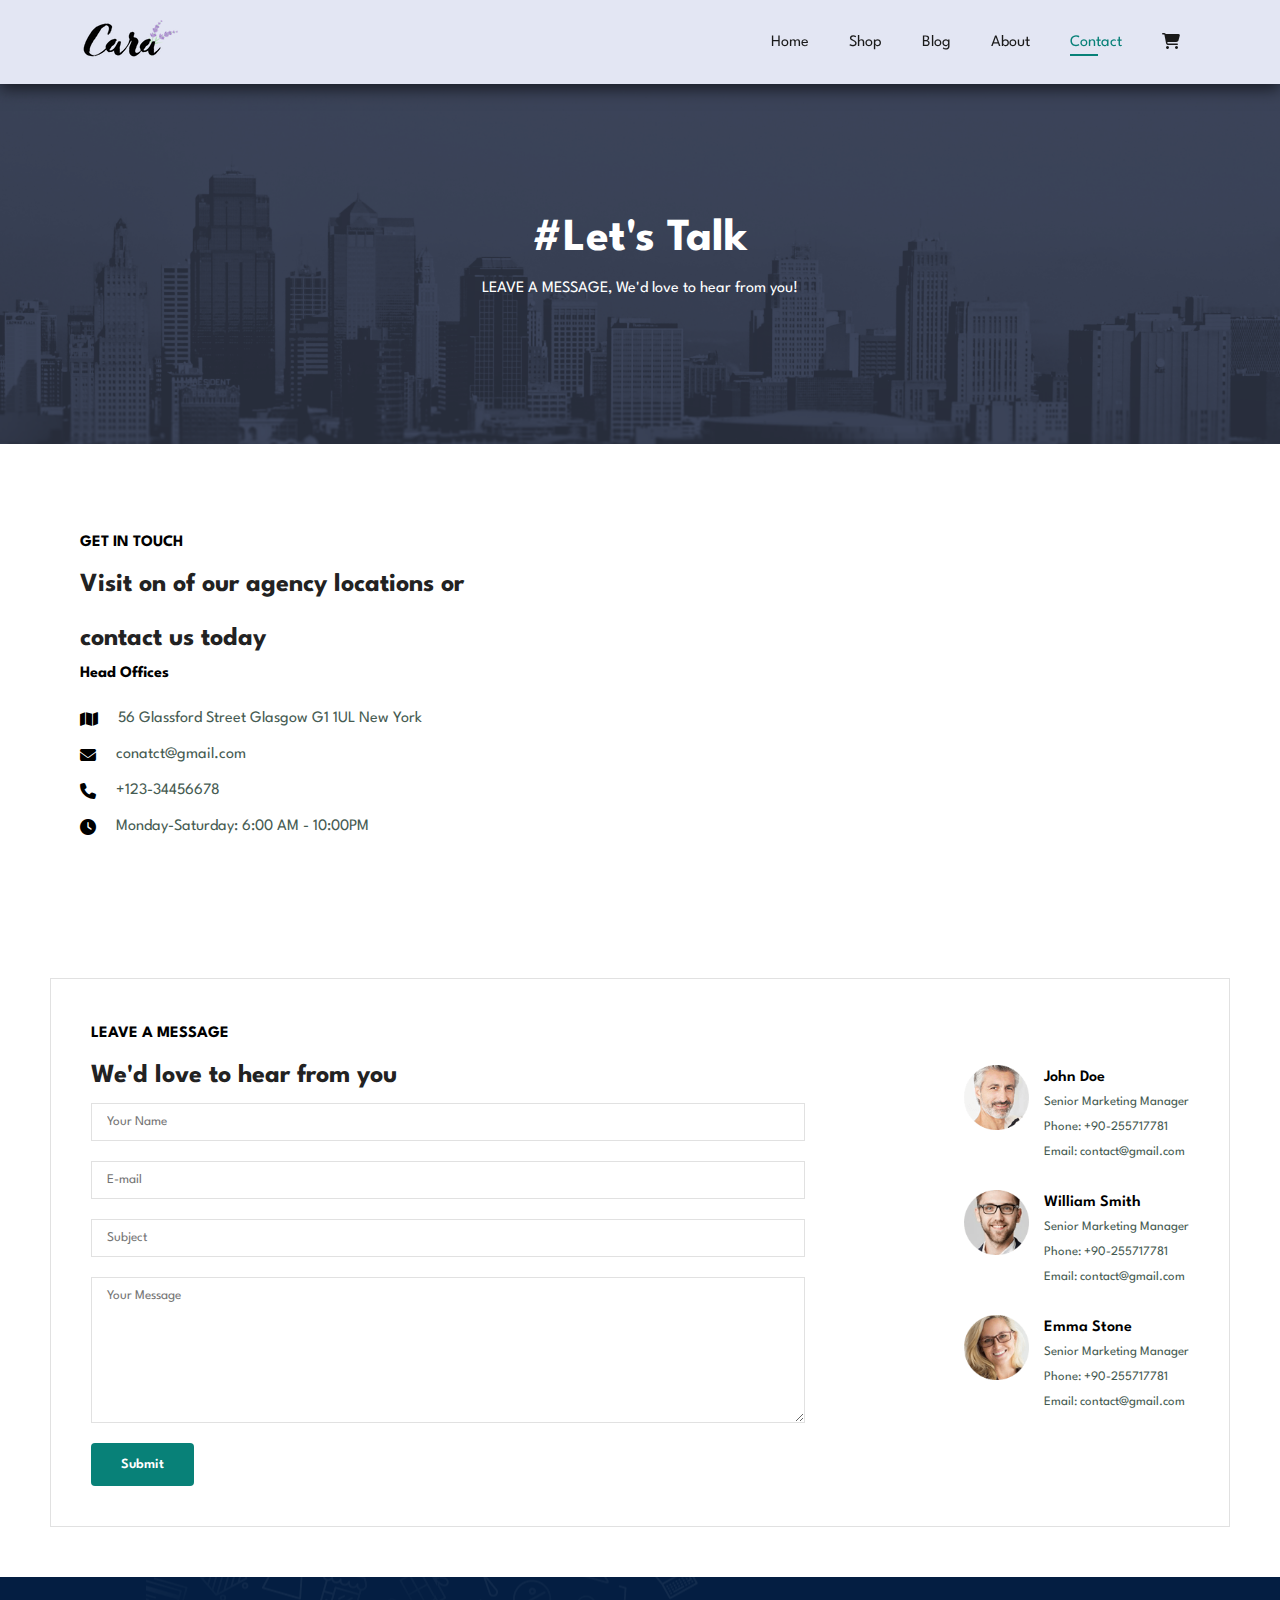
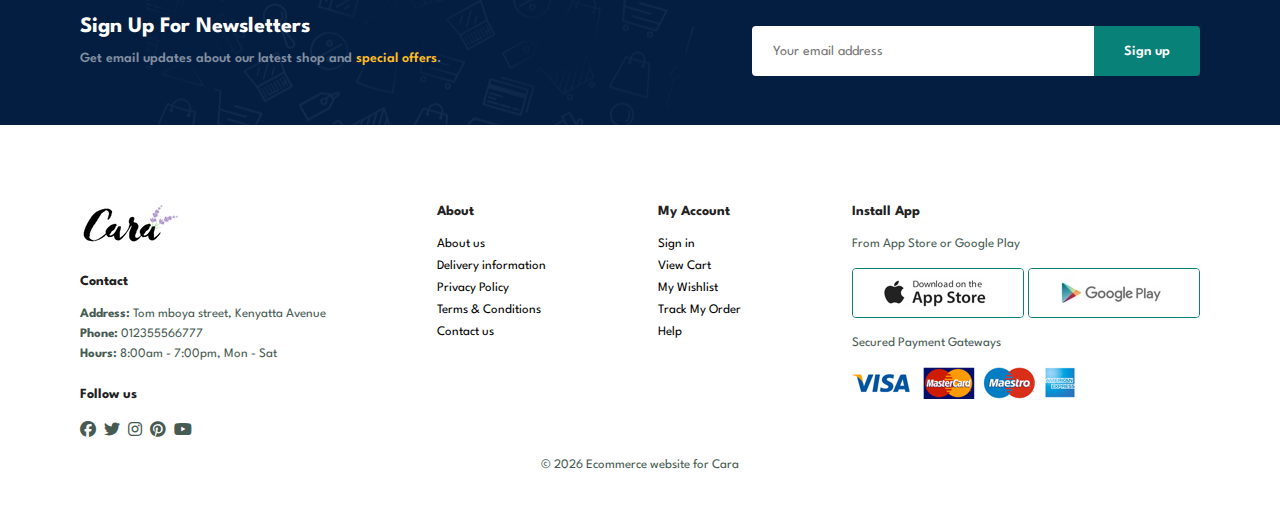
<file: contact.html>
<!DOCTYPE html>
<html lang="en">
  <head>
    <meta charset="UTF-8" />
    <meta name="viewport" content="width=device-width, initial-scale=1.0" />
    <title>Ecommerce Website</title>
    <link
      rel="stylesheet"
      href="https://cdnjs.cloudflare.com/ajax/libs/font-awesome/6.4.2/css/all.min.css"
    />
    <link rel="stylesheet" href="style.css" />
  </head>
  <body>
    <section id="header">
      <a href="#"><img src="img/logo.png" class="logo" alt="" /></a>

      <div>
        <ul id="navbar">
          <li><a href="index.html">Home</a></li>
          <li><a href="shop.html">Shop</a></li>
          <li><a href="blog.html">Blog</a></li>
          <li><a href="about.html">About</a></li>
          <li><a class="active" href="contact.html">Contact</a></li>
          <li id="lg-bag">
            <a href="cart.html"
              ><i class="fa fa-shopping-cart" aria-hidden="true"></i
            ></a>
          </li>
          <a href="#" id="close"><i class="fa-solid fa-x"></i></a>
        </ul>
      </div>
      <div id="mobile">
        <i class="fa-solid fa-bag-shopping"></i>
        <i id="bar" class="fa-solid fa-bars"></i>
      </div>
    </section>

    <section id="page-header" class="about-header">
      <h2>#Let's Talk</h2>
      <p>LEAVE A MESSAGE, We'd love to hear from you!</p>
    </section>

    <section id="contact-details" class="section-p1">
        <div class="detail">
            <span>GET IN TOUCH</span>
            <h2>Visit on of our agency locations or contact us today</h2>
            <h3>Head Offices</h3>
            <div>
                <li>
                    <i class="fa-solid fa-map"></i>
                    <p>56 Glassford Street Glasgow G1 1UL New York</p>
                </li>
                <li>
                    <i class="fa-solid fa-envelope"></i>
                    <p>conatct@gmail.com</p>
                </li>
                <li>
                    <i class="fa-solid fa-phone"></i>
                    <p>+123-34456678</p>
                </li>
                <li>
                    <i class="fa-solid fa-clock"></i>
                    <p>Monday-Saturday: 6:00 AM - 10:00PM</p>
                </li>
            </div>
        </div>

        <div class="map">
            <iframe src="https://www.google.com/maps/embed?pb=!1m18!1m12!1m3!1d2377.104114807344!2d-2.963392323747717!3d53.43084666839822!2m3!1f0!2f0!3f0!3m2!1i1024!2i768!4f13.1!3m3!1m2!1s0x487b21654b02538b%3A0x84576a57e21973ff!2sAnfield!5e0!3m2!1sen!2ske!4v1699257232458!5m2!1sen!2ske" width="600" height="450" style="border:0;" allowfullscreen="" loading="lazy" referrerpolicy="no-referrer-when-downgrade"></iframe>
        </div>
    </section>

    <section id="form-details">
        <form action="">
            <span>LEAVE A MESSAGE</span>
            <h2>We'd love to hear from you</h2>
            <input type="text" placeholder="Your Name">
            <input type="text" placeholder="E-mail">
            <input type="text" placeholder="Subject">
            <textarea name="" id="" cols="30" rows="10" placeholder="Your Message"></textarea>
            <button class="normal">Submit</button>
        </form>

        <div class="people">
            <div>
                <img src="img/people/1.png" alt="">
                <p><span>John Doe</span> Senior Marketing Manager <br> Phone: +90-255717781 <br> Email: contact@gmail.com </p>
            </div>
            <div>
                <img src="img/people/2.png" alt="">
                <p><span>William Smith</span> Senior Marketing Manager <br> Phone: +90-255717781 <br> Email: contact@gmail.com </p>
            </div>
            <div>
                <img src="img/people/3.png" alt="">
                <p><span>Emma Stone</span> Senior Marketing Manager <br> Phone: +90-255717781 <br> Email: contact@gmail.com </p>
            </div>
        </div>
    </section>

    <section id="newsletter" class="section-p1 section-m1">
        <div class="newstext">
            <h4>Sign Up For Newsletters</h4>
            <p>Get email updates about our latest shop and <span>special offers</span>.</p>
        </div>
        <div class="form">
            <input type="text" placeholder="Your email address">
            <button class="normal">Sign up</button>
        </div>
    </section>

    <footer class="section-p1">
      <div class="col">
        <img class="logo" src="img/logo.png" alt="" />
        <h4>Contact</h4>
        <p><strong>Address:</strong> Tom mboya street, Kenyatta Avenue</p>
        <p><strong>Phone:</strong> 012355566777</p>
        <p><strong>Hours:</strong> 8:00am - 7:00pm, Mon - Sat</p>
        <div class="follow">
          <h4>Follow us</h4>
          <div class="icon">
            <i class="fa-brands fa-facebook"></i>
            <i class="fa-brands fa-twitter"></i>
            <i class="fa-brands fa-instagram"></i>
            <i class="fa-brands fa-pinterest"></i>
            <i class="fa-brands fa-youtube"></i>
          </div>
        </div>
      </div>

      <div class="col">
        <h4>About</h4>
        <a href="#">About us</a>
        <a href="#">Delivery information</a>
        <a href="#">Privacy Policy</a>
        <a href="#">Terms & Conditions</a>
        <a href="#">Contact us</a>
      </div>

      <div class="col">
        <h4>My Account</h4>
        <a href="#">Sign in</a>
        <a href="#">View Cart</a>
        <a href="#">My Wishlist</a>
        <a href="#">Track My Order</a>
        <a href="#">Help</a>
      </div>

      <div class="col install">
        <h4>Install App</h4>
        <p>From App Store or Google Play</p>
        <div class="row">
          <img src="img/pay/app.jpg" alt="" />
          <img src="img/pay/play.jpg" alt="" />
        </div>
        <p>Secured Payment Gateways</p>
        <img src="img/pay/pay.png" alt="" />
      </div>

      <div class="copyright">
        <p>
          &copy; <span id="copyright-year">YYYY</span> Ecommerce website for
          Cara
        </p>
      </div>
    </footer>

    <script src="script.js"></script>
  </body>
</html>
</file>
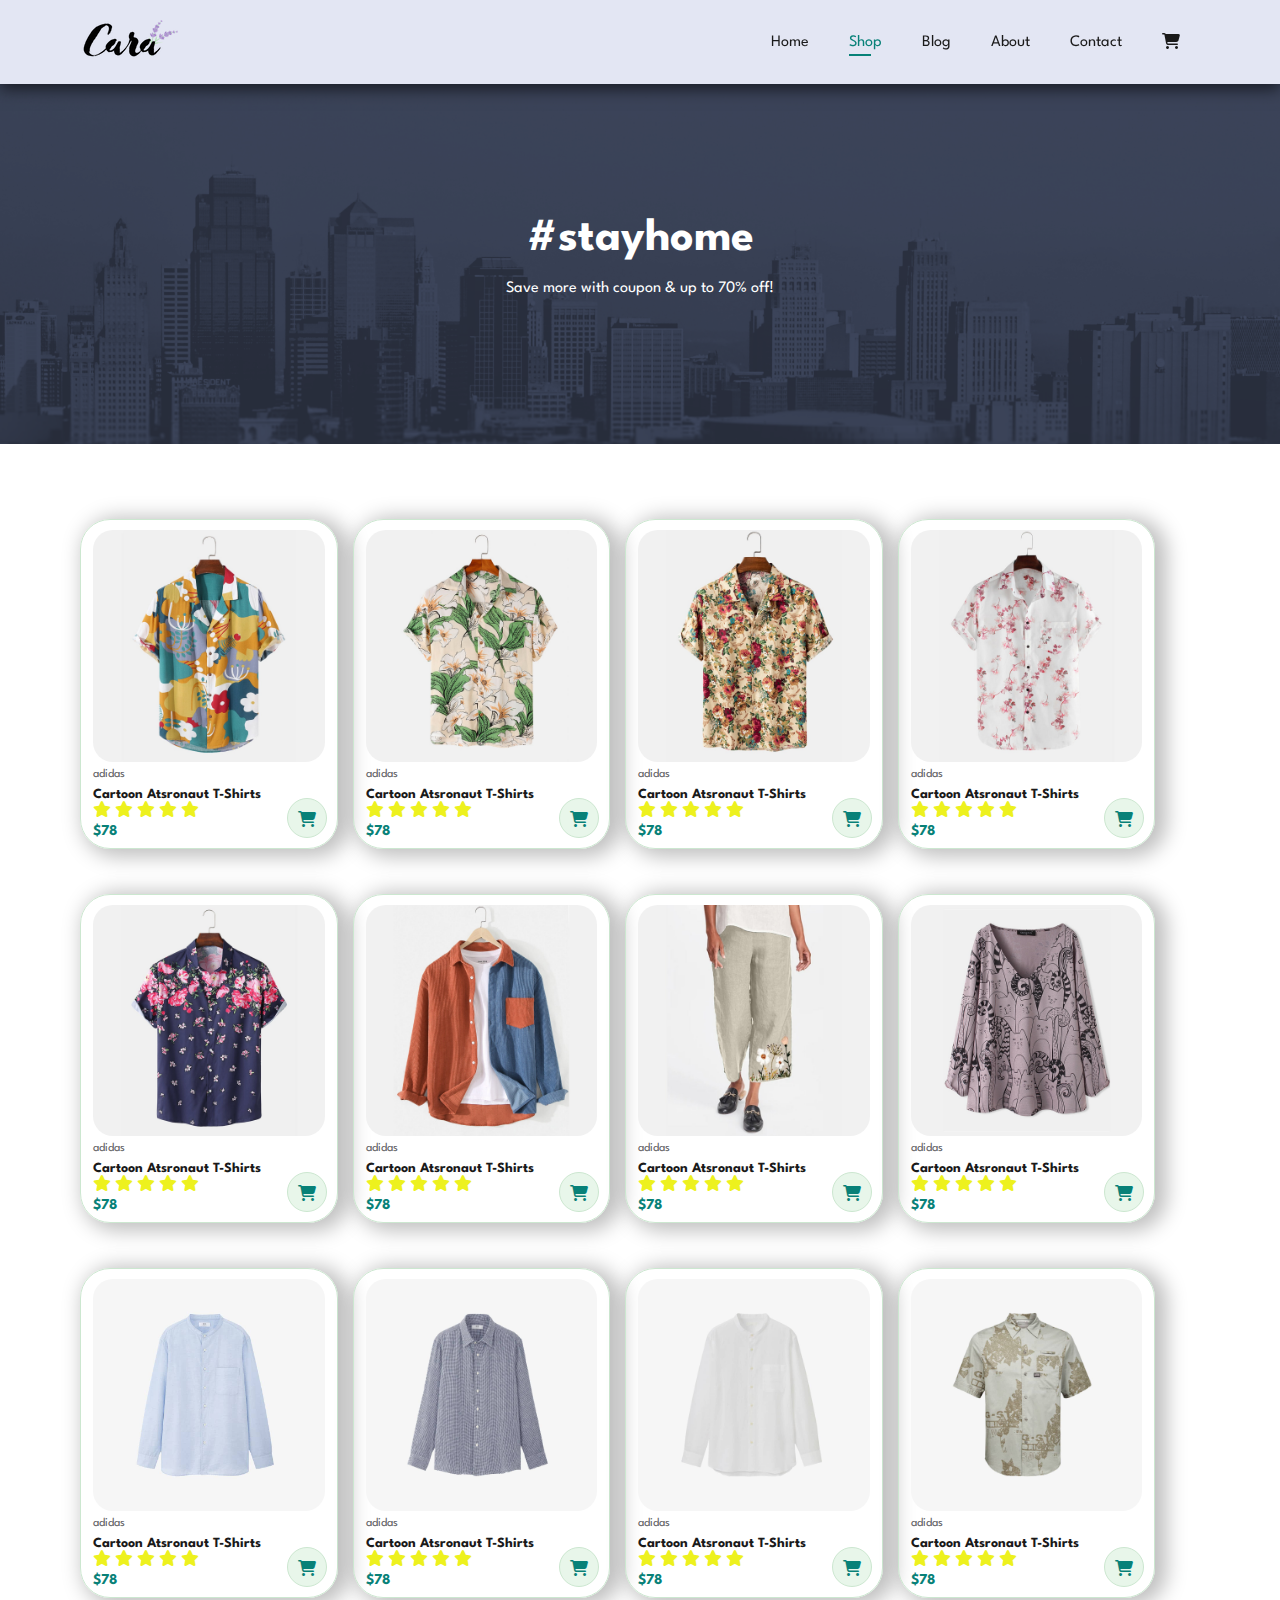
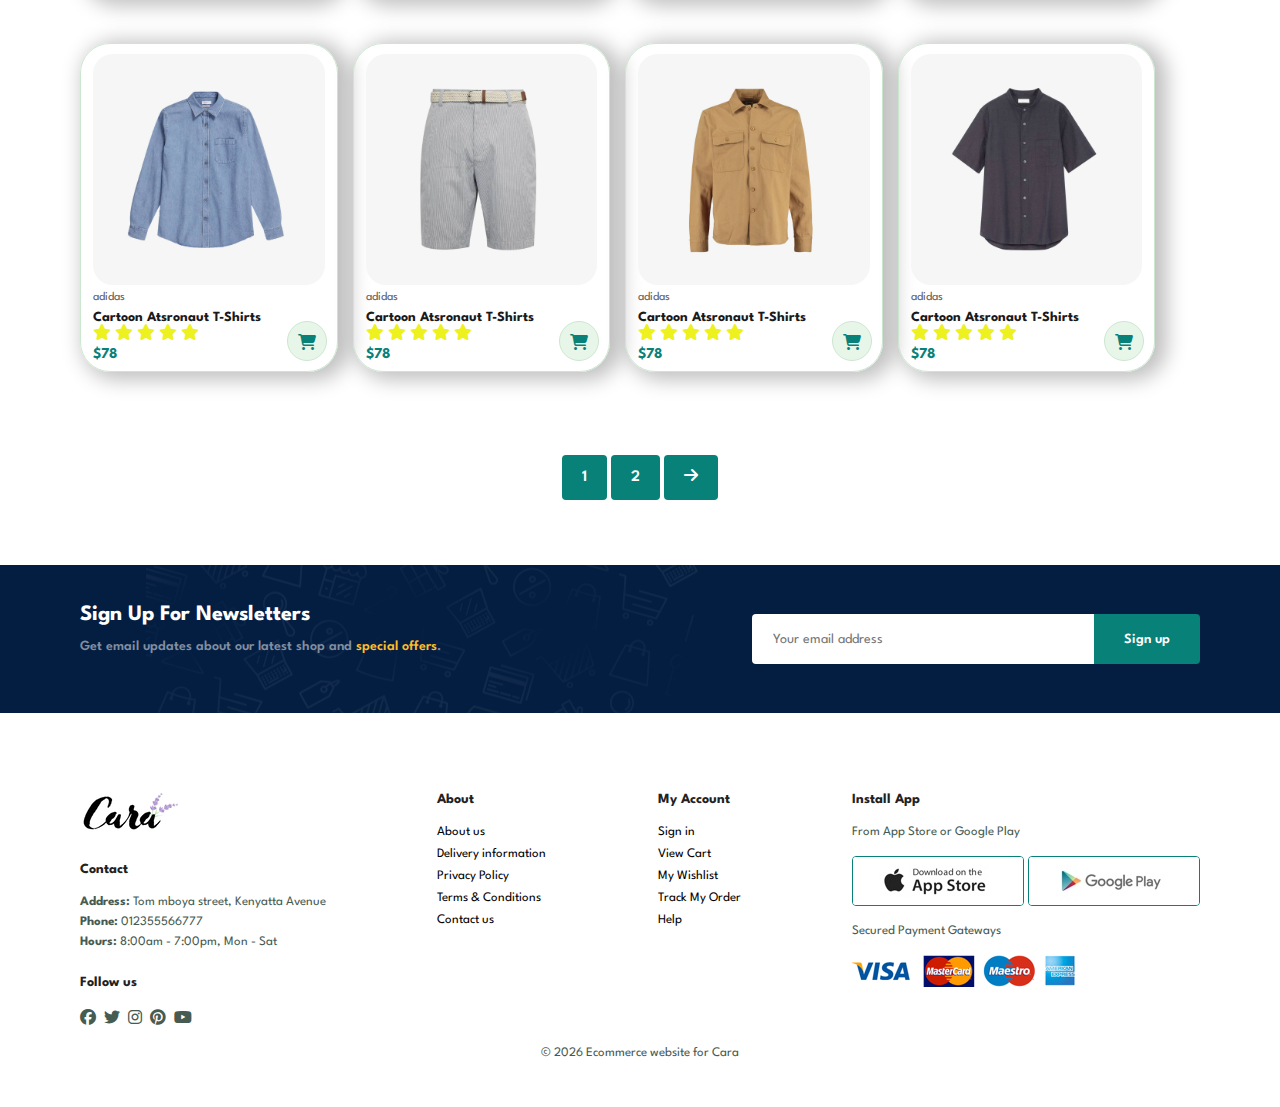
<file: shop.html>
<!DOCTYPE html>
<html lang="en">
<head>
    <meta charset="UTF-8">
    <meta name="viewport" content="width=device-width, initial-scale=1.0">
    <title>Ecommerce Website</title>
    <link rel="stylesheet" href="https://cdnjs.cloudflare.com/ajax/libs/font-awesome/6.4.2/css/all.min.css" />
    <link rel="stylesheet" href="style.css">
</head>
<body>
    <section id="header">
        <a href="#"><img src="img/logo.png" class="logo" alt=""></a>

        <div>
            <ul id="navbar">
                <li><a href="index.html">Home</a></li>
                <li><a class="active" href="shop.html">Shop</a></li>
                <li><a href="blog.html">Blog</a></li>
                <li><a href="about.html">About</a></li>
                <li><a href="contact.html">Contact</a></li>
                <li id="lg-bag"><a href="cart.html"><i class="fa fa-shopping-cart" aria-hidden="true"></i></a></li>
                <a href="#" id="close"><i class="fa-solid fa-x"></i></a>
            </ul>
        </div>
        <div id="mobile">
            <i class="fa-solid fa-bag-shopping"></i>
            <i id="bar" class="fa-solid fa-bars"></i>
        </div>
    </section>

    <section id="page-header">
        <h2>#stayhome</h2>
        <p>Save more with coupon & up to 70% off!</p>
    </section>

    <section id="product1" class="section-p1">
        <div class="pro-container">
            <div class="pro" onclick="window.location.href='sproduct.html'">
                <img src="img/products/f1.jpg" alt="">
                <div class="description">
                    <span>adidas</span>
                    <h5>Cartoon Atsronaut T-Shirts</h5>
                    <div class="star">
                        <i class="fa-solid fa-star" style="color: #edf11e;"></i>
                        <i class="fa-solid fa-star" style="color: #edf11e;"></i>
                        <i class="fa-solid fa-star" style="color: #edf11e;"></i>
                        <i class="fa-solid fa-star" style="color: #edf11e;"></i>
                        <i class="fa-solid fa-star" style="color: #edf11e;"></i>
                    </div>
                    <h4>$78</h4>
                </div>
                <a href="#"><i class="cart fa-solid fa-cart-shopping" style="color:  #088178;;"></i></a>
            </div>
            <div class="pro">
                <img src="img/products/f2.jpg" alt="">
                <div class="description">
                    <span>adidas</span>
                    <h5>Cartoon Atsronaut T-Shirts</h5>
                    <div class="star">
                        <i class="fa-solid fa-star" style="color: #edf11e;"></i>
                        <i class="fa-solid fa-star" style="color: #edf11e;"></i>
                        <i class="fa-solid fa-star" style="color: #edf11e;"></i>
                        <i class="fa-solid fa-star" style="color: #edf11e;"></i>
                        <i class="fa-solid fa-star" style="color: #edf11e;"></i>
                    </div>
                    <h4>$78</h4>
                </div>
                <a href="#"><i class="cart fa-solid fa-cart-shopping" style="color:  #088178;;"></i></a>
            </div>
            <div class="pro">
                <img src="img/products/f3.jpg" alt="">
                <div class="description">
                    <span>adidas</span>
                    <h5>Cartoon Atsronaut T-Shirts</h5>
                    <div class="star">
                        <i class="fa-solid fa-star" style="color: #edf11e;"></i>
                        <i class="fa-solid fa-star" style="color: #edf11e;"></i>
                        <i class="fa-solid fa-star" style="color: #edf11e;"></i>
                        <i class="fa-solid fa-star" style="color: #edf11e;"></i>
                        <i class="fa-solid fa-star" style="color: #edf11e;"></i>
                    </div>
                    <h4>$78</h4>
                </div>
                <a href="#"><i class="cart fa-solid fa-cart-shopping" style="color:  #088178;;"></i></a>
            </div>
            <div class="pro">
                <img src="img/products/f4.jpg" alt="">
                <div class="description">
                    <span>adidas</span>
                    <h5>Cartoon Atsronaut T-Shirts</h5>
                    <div class="star">
                        <i class="fa-solid fa-star" style="color: #edf11e;"></i>
                        <i class="fa-solid fa-star" style="color: #edf11e;"></i>
                        <i class="fa-solid fa-star" style="color: #edf11e;"></i>
                        <i class="fa-solid fa-star" style="color: #edf11e;"></i>
                        <i class="fa-solid fa-star" style="color: #edf11e;"></i>
                    </div>
                    <h4>$78</h4>
                </div>
                <a href="#"><i class="cart fa-solid fa-cart-shopping" style="color:  #088178;;"></i></a>
            </div>
            <div class="pro">
                <img src="img/products/f5.jpg" alt="">
                <div class="description">
                    <span>adidas</span>
                    <h5>Cartoon Atsronaut T-Shirts</h5>
                    <div class="star">
                        <i class="fa-solid fa-star" style="color: #edf11e;"></i>
                        <i class="fa-solid fa-star" style="color: #edf11e;"></i>
                        <i class="fa-solid fa-star" style="color: #edf11e;"></i>
                        <i class="fa-solid fa-star" style="color: #edf11e;"></i>
                        <i class="fa-solid fa-star" style="color: #edf11e;"></i>
                    </div>
                    <h4>$78</h4>
                </div>
                <a href="#"><i class="cart fa-solid fa-cart-shopping" style="color:  #088178;;"></i></a>
            </div>
            <div class="pro">
                <img src="img/products/f6.jpg" alt="">
                <div class="description">
                    <span>adidas</span>
                    <h5>Cartoon Atsronaut T-Shirts</h5>
                    <div class="star">
                        <i class="fa-solid fa-star" style="color: #edf11e;"></i>
                        <i class="fa-solid fa-star" style="color: #edf11e;"></i>
                        <i class="fa-solid fa-star" style="color: #edf11e;"></i>
                        <i class="fa-solid fa-star" style="color: #edf11e;"></i>
                        <i class="fa-solid fa-star" style="color: #edf11e;"></i>
                    </div>
                    <h4>$78</h4>
                </div>
                <a href="#"><i class="cart fa-solid fa-cart-shopping" style="color:  #088178;;"></i></a>
            </div>
            <div class="pro">
                <img src="img/products/f7.jpg" alt="">
                <div class="description">
                    <span>adidas</span>
                    <h5>Cartoon Atsronaut T-Shirts</h5>
                    <div class="star">
                        <i class="fa-solid fa-star" style="color: #edf11e;"></i>
                        <i class="fa-solid fa-star" style="color: #edf11e;"></i>
                        <i class="fa-solid fa-star" style="color: #edf11e;"></i>
                        <i class="fa-solid fa-star" style="color: #edf11e;"></i>
                        <i class="fa-solid fa-star" style="color: #edf11e;"></i>
                    </div>
                    <h4>$78</h4>
                </div>
                <a href="#"><i class="cart fa-solid fa-cart-shopping" style="color:  #088178;;"></i></a>
            </div>
            <div class="pro">
                <img src="img/products/f8.jpg" alt="">
                <div class="description">
                    <span>adidas</span>
                    <h5>Cartoon Atsronaut T-Shirts</h5>
                    <div class="star">
                        <i class="fa-solid fa-star" style="color: #edf11e;"></i>
                        <i class="fa-solid fa-star" style="color: #edf11e;"></i>
                        <i class="fa-solid fa-star" style="color: #edf11e;"></i>
                        <i class="fa-solid fa-star" style="color: #edf11e;"></i>
                        <i class="fa-solid fa-star" style="color: #edf11e;"></i>
                    </div>
                    <h4>$78</h4>
                </div>
                <a href="#"><i class="cart fa-solid fa-cart-shopping" style="color:  #088178;;"></i></a>
            </div>
    
            <div class="pro">
                <img src="img/products/n1.jpg" alt="">
                <div class="description">
                    <span>adidas</span>
                    <h5>Cartoon Atsronaut T-Shirts</h5>
                    <div class="star">
                        <i class="fa-solid fa-star" style="color: #edf11e;"></i>
                        <i class="fa-solid fa-star" style="color: #edf11e;"></i>
                        <i class="fa-solid fa-star" style="color: #edf11e;"></i>
                        <i class="fa-solid fa-star" style="color: #edf11e;"></i>
                        <i class="fa-solid fa-star" style="color: #edf11e;"></i>
                    </div>
                    <h4>$78</h4>
                </div>
                <a href="#"><i class="cart fa-solid fa-cart-shopping" style="color:  #088178;;"></i></a>
            </div>
            <div class="pro">
                <img src="img/products/n2.jpg" alt="">
                <div class="description">
                    <span>adidas</span>
                    <h5>Cartoon Atsronaut T-Shirts</h5>
                    <div class="star">
                        <i class="fa-solid fa-star" style="color: #edf11e;"></i>
                        <i class="fa-solid fa-star" style="color: #edf11e;"></i>
                        <i class="fa-solid fa-star" style="color: #edf11e;"></i>
                        <i class="fa-solid fa-star" style="color: #edf11e;"></i>
                        <i class="fa-solid fa-star" style="color: #edf11e;"></i>
                    </div>
                    <h4>$78</h4>
                </div>
                <a href="#"><i class="cart fa-solid fa-cart-shopping" style="color:  #088178;;"></i></a>
            </div>
            <div class="pro">
                <img src="img/products/n3.jpg" alt="">
                <div class="description">
                    <span>adidas</span>
                    <h5>Cartoon Atsronaut T-Shirts</h5>
                    <div class="star">
                        <i class="fa-solid fa-star" style="color: #edf11e;"></i>
                        <i class="fa-solid fa-star" style="color: #edf11e;"></i>
                        <i class="fa-solid fa-star" style="color: #edf11e;"></i>
                        <i class="fa-solid fa-star" style="color: #edf11e;"></i>
                        <i class="fa-solid fa-star" style="color: #edf11e;"></i>
                    </div>
                    <h4>$78</h4>
                </div>
                <a href="#"><i class="cart fa-solid fa-cart-shopping" style="color:  #088178;;"></i></a>
            </div>
            <div class="pro">
                <img src="img/products/n4.jpg" alt="">
                <div class="description">
                    <span>adidas</span>
                    <h5>Cartoon Atsronaut T-Shirts</h5>
                    <div class="star">
                        <i class="fa-solid fa-star" style="color: #edf11e;"></i>
                        <i class="fa-solid fa-star" style="color: #edf11e;"></i>
                        <i class="fa-solid fa-star" style="color: #edf11e;"></i>
                        <i class="fa-solid fa-star" style="color: #edf11e;"></i>
                        <i class="fa-solid fa-star" style="color: #edf11e;"></i>
                    </div>
                    <h4>$78</h4>
                </div>
                <a href="#"><i class="cart fa-solid fa-cart-shopping" style="color:  #088178;;"></i></a>
            </div>
            <div class="pro">
                <img src="img/products/n5.jpg" alt="">
                <div class="description">
                    <span>adidas</span>
                    <h5>Cartoon Atsronaut T-Shirts</h5>
                    <div class="star">
                        <i class="fa-solid fa-star" style="color: #edf11e;"></i>
                        <i class="fa-solid fa-star" style="color: #edf11e;"></i>
                        <i class="fa-solid fa-star" style="color: #edf11e;"></i>
                        <i class="fa-solid fa-star" style="color: #edf11e;"></i>
                        <i class="fa-solid fa-star" style="color: #edf11e;"></i>
                    </div>
                    <h4>$78</h4>
                </div>
                <a href="#"><i class="cart fa-solid fa-cart-shopping" style="color:  #088178;;"></i></a>
            </div>
            <div class="pro">
                <img src="img/products/n6.jpg" alt="">
                <div class="description">
                    <span>adidas</span>
                    <h5>Cartoon Atsronaut T-Shirts</h5>
                    <div class="star">
                        <i class="fa-solid fa-star" style="color: #edf11e;"></i>
                        <i class="fa-solid fa-star" style="color: #edf11e;"></i>
                        <i class="fa-solid fa-star" style="color: #edf11e;"></i>
                        <i class="fa-solid fa-star" style="color: #edf11e;"></i>
                        <i class="fa-solid fa-star" style="color: #edf11e;"></i>
                    </div>
                    <h4>$78</h4>
                </div>
                <a href="#"><i class="cart fa-solid fa-cart-shopping" style="color:  #088178;;"></i></a>
            </div>
            <div class="pro">
                <img src="img/products/n7.jpg" alt="">
                <div class="description">
                    <span>adidas</span>
                    <h5>Cartoon Atsronaut T-Shirts</h5>
                    <div class="star">
                        <i class="fa-solid fa-star" style="color: #edf11e;"></i>
                        <i class="fa-solid fa-star" style="color: #edf11e;"></i>
                        <i class="fa-solid fa-star" style="color: #edf11e;"></i>
                        <i class="fa-solid fa-star" style="color: #edf11e;"></i>
                        <i class="fa-solid fa-star" style="color: #edf11e;"></i>
                    </div>
                    <h4>$78</h4>
                </div>
                <a href="#"><i class="cart fa-solid fa-cart-shopping" style="color:  #088178;;"></i></a>
            </div>
            <div class="pro">
                <img src="img/products/n8.jpg" alt="">
                <div class="description">
                    <span>adidas</span>
                    <h5>Cartoon Atsronaut T-Shirts</h5>
                    <div class="star">
                        <i class="fa-solid fa-star" style="color: #edf11e;"></i>
                        <i class="fa-solid fa-star" style="color: #edf11e;"></i>
                        <i class="fa-solid fa-star" style="color: #edf11e;"></i>
                        <i class="fa-solid fa-star" style="color: #edf11e;"></i>
                        <i class="fa-solid fa-star" style="color: #edf11e;"></i>
                    </div>
                    <h4>$78</h4>
                </div>
                <a href="#"><i class="cart fa-solid fa-cart-shopping" style="color:  #088178;;"></i></a>
            </div>
        </div>
    </section>

    <section id="pagination" class="section-p1">
        <a href="#">1</a>
        <a href="#">2</a>
        <a href="#"><i class="fa-solid fa-arrow-right"></i></a>
    </section>

    <section id="newsletter" class="section-p1 section-m1">
        <div class="newstext">
            <h4>Sign Up For Newsletters</h4>
            <p>Get email updates about our latest shop and <span>special offers</span>.</p>
        </div>
        <div class="form">
            <input type="text" placeholder="Your email address">
            <button class="normal">Sign up</button>
        </div>
    </section>

    <footer class="section-p1">
        <div class="col">
            <img class="logo" src="img/logo.png" alt="">
            <h4>Contact</h4>
            <p><strong>Address:</strong> Tom mboya street, Kenyatta Avenue</p>
            <p><strong>Phone:</strong> 012355566777</p>
            <p><strong>Hours:</strong> 8:00am - 7:00pm, Mon - Sat</p>
            <div class="follow">
                <h4>Follow us</h4>
                <div class="icon">
                    <i class="fa-brands fa-facebook"></i>
                    <i class="fa-brands fa-twitter"></i>
                    <i class="fa-brands fa-instagram"></i>
                    <i class="fa-brands fa-pinterest"></i>
                    <i class="fa-brands fa-youtube"></i>
                </div>
            </div>
        </div>

        <div class="col">
            <h4>About</h4>
            <a href="#">About us</a>
            <a href="#">Delivery information</a>
            <a href="#">Privacy Policy</a>
            <a href="#">Terms & Conditions</a>
            <a href="#">Contact us</a>
        </div>

        <div class="col">
            <h4>My Account</h4>
            <a href="#">Sign in</a>
            <a href="#">View Cart</a>
            <a href="#">My Wishlist</a>
            <a href="#">Track My Order</a>
            <a href="#">Help</a>
        </div>

        <div class="col install">
            <h4>Install App</h4>
            <p>From App Store or Google Play</p>
            <div class="row">
                <img src="img/pay/app.jpg" alt="">
                <img src="img/pay/play.jpg" alt="">
            </div>
            <p>Secured Payment Gateways</p>
            <img src="img/pay/pay.png" alt="">
        </div>

        <div class="copyright">
            <p>&copy; <span id="copyright-year">YYYY</span> Ecommerce website for Cara</p>
        </div>
    </footer>

    <script src="script.js"></script>
</body>
</html>
</file>
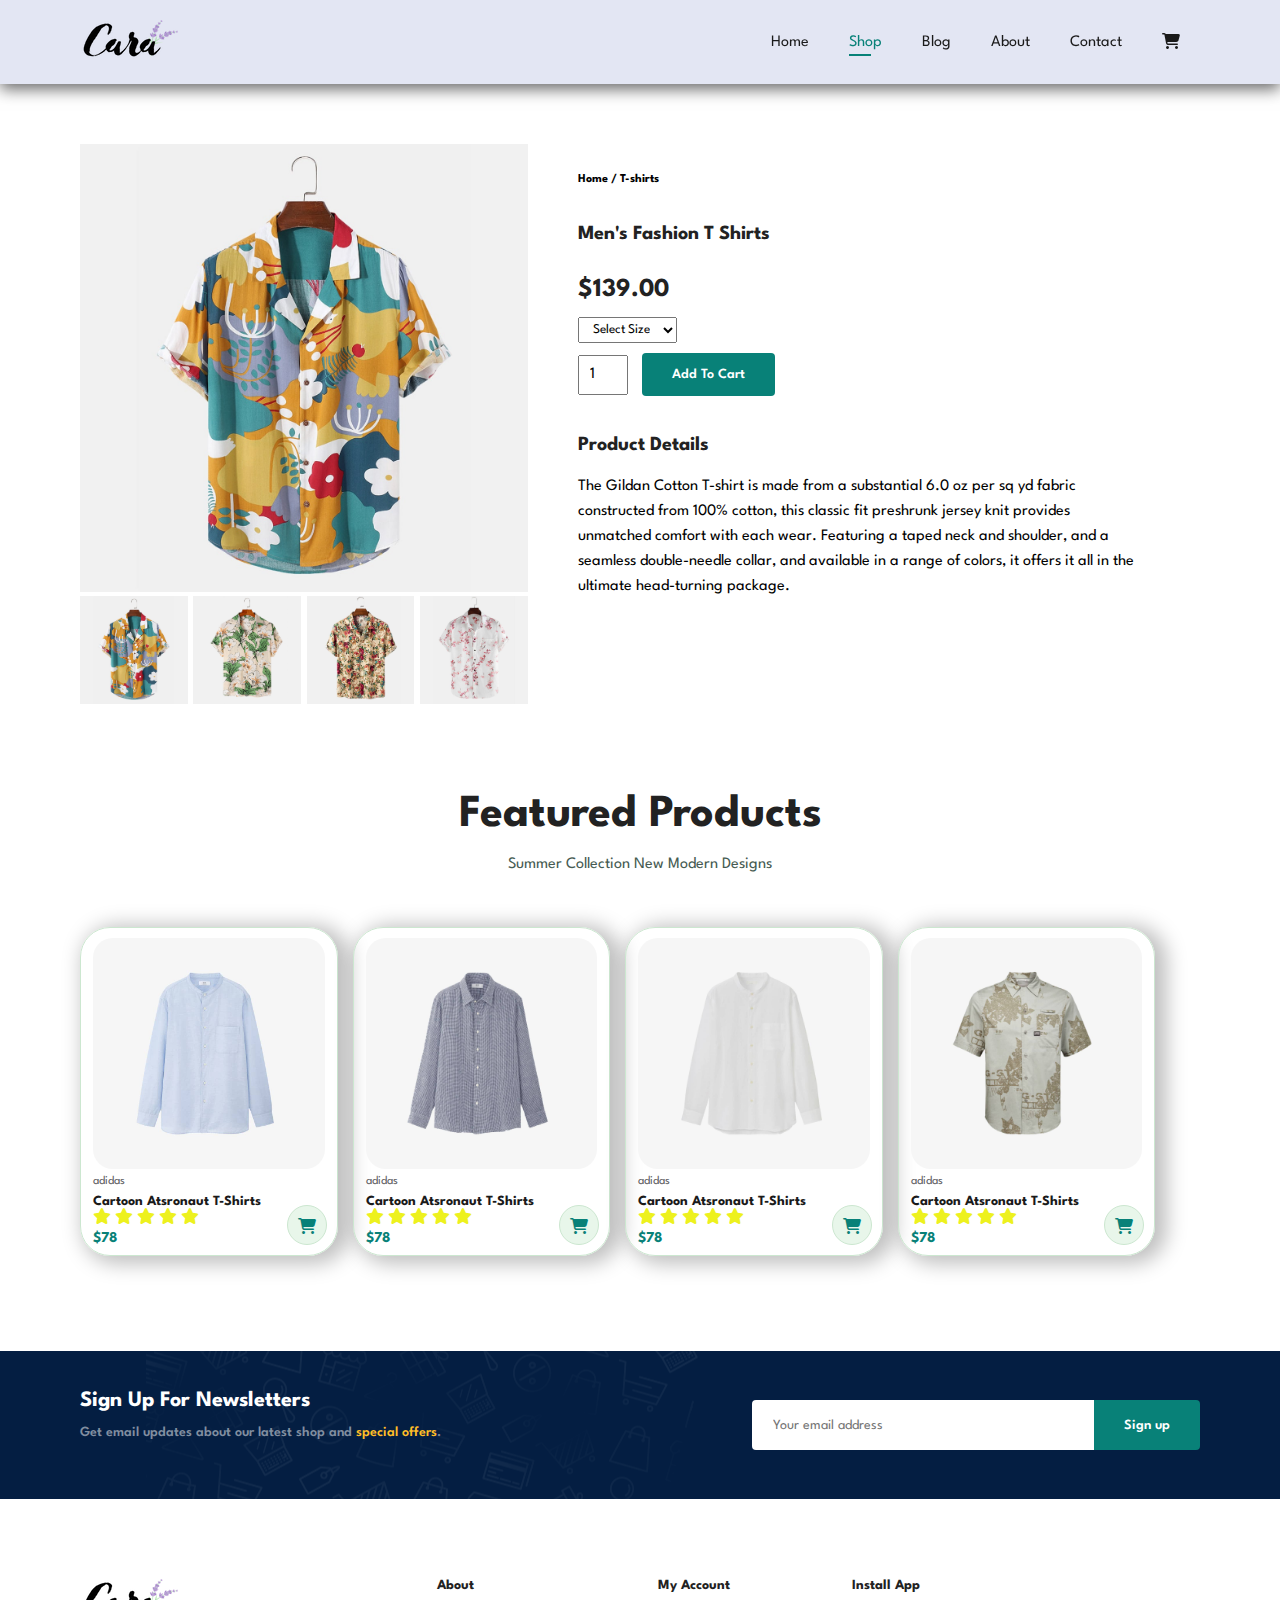
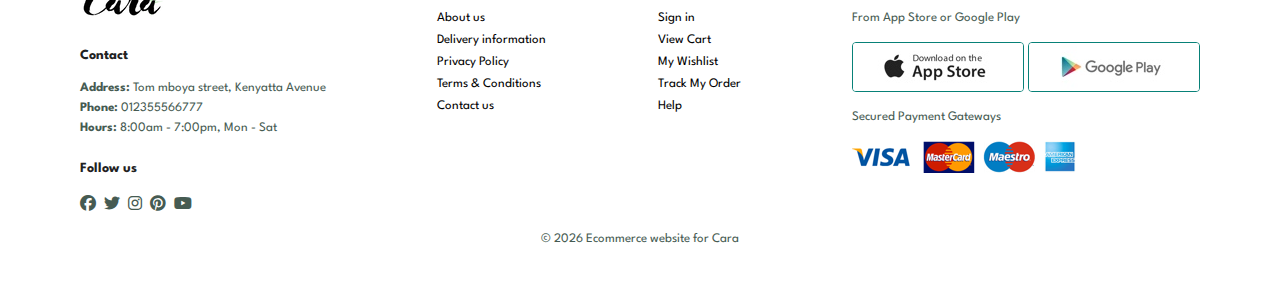
<file: sproduct.html>
<!DOCTYPE html>
<html lang="en">

<head>
    <meta charset="UTF-8">
    <meta name="viewport" content="width=device-width, initial-scale=1.0">
    <title>Ecommerce Website</title>
    <link rel="stylesheet" href="https://cdnjs.cloudflare.com/ajax/libs/font-awesome/6.4.2/css/all.min.css" />
    <link rel="stylesheet" href="style.css">
</head>

<body>
    <section id="header">
        <a href="#"><img src="img/logo.png" class="logo" alt=""></a>

        <div>
            <ul id="navbar">
                <li><a href="index.html">Home</a></li>
                <li><a class="active" href="shop.html">Shop</a></li>
                <li><a href="blog.html">Blog</a></li>
                <li><a href="about.html">About</a></li>
                <li><a href="contact.html">Contact</a></li>
                <li id="lg-bag"><a href="cart.html"><i class="fa fa-shopping-cart" aria-hidden="true"></i></a></li>
                <a href="#" id="close"><i class="fa-solid fa-x"></i></a>
            </ul>
        </div>
        <div id="mobile">
            <i class="fa-solid fa-bag-shopping"></i>
            <i id="bar" class="fa-solid fa-bars"></i>
        </div>
    </section>

    <section id="prodetails" class="section-p1">
        <div class="single-pro-image">
            <img src="img/products/f1.jpg" width="100%" id="MainImg" alt="">

            <div class="small-img-group">
                <div class="small-img-col">
                    <img src="img/products/f1.jpg" width="100%" class="small-img" alt="">
                </div>

                <div class="small-img-col">
                    <img src="img/products/f2.jpg" width="100%" class="small-img" alt="">
                </div>

                <div class="small-img-col">
                    <img src="img/products/f3.jpg" width="100%" class="small-img" alt="">
                </div>

                <div class="small-img-col">
                    <img src="img/products/f4.jpg" width="100%" class="small-img" alt="">
                </div>
            </div>
        </div>

        <div class="single-pro-details">
            <h6>Home / T-shirts</h6>
            <h4>Men's Fashion T Shirts</h4>
            <h2>$139.00</h2>
            <select>
                <option>Select Size</option>
                <option>XL</option>
                <option>XXL</option>
                <option>Small</option>
                <option>Large</option>
            </select>
            <input type="number" value="1">
            <button class="normal">Add To Cart</button>
            <h4>Product Details</h4>
            <span>The Gildan Cotton T-shirt is made from a substantial 6.0 oz per sq yd fabric constructed from 100%
                cotton, this classic fit preshrunk jersey knit provides unmatched comfort with each wear. Featuring a
                taped neck and shoulder, and a seamless double-needle collar, and available in a range of colors, it
                offers it all in the ultimate head-turning package.</span>
        </div>
    </section>

    <section id="product1" class="section-p1">
        <h2>Featured Products</h2>
        <p>Summer Collection New Modern Designs</p>
        <div class="pro-container">
            <div class="pro">
                <img src="img/products/n1.jpg" alt="">
                <div class="description">
                    <span>adidas</span>
                    <h5>Cartoon Atsronaut T-Shirts</h5>
                    <div class="star">
                        <i class="fa-solid fa-star" style="color: #edf11e;"></i>
                        <i class="fa-solid fa-star" style="color: #edf11e;"></i>
                        <i class="fa-solid fa-star" style="color: #edf11e;"></i>
                        <i class="fa-solid fa-star" style="color: #edf11e;"></i>
                        <i class="fa-solid fa-star" style="color: #edf11e;"></i>
                    </div>
                    <h4>$78</h4>
                </div>
                <a href="#"><i class="cart fa-solid fa-cart-shopping" style="color:  #088178;;"></i></a>
            </div>
            <div class="pro">
                <img src="img/products/n2.jpg" alt="">
                <div class="description">
                    <span>adidas</span>
                    <h5>Cartoon Atsronaut T-Shirts</h5>
                    <div class="star">
                        <i class="fa-solid fa-star" style="color: #edf11e;"></i>
                        <i class="fa-solid fa-star" style="color: #edf11e;"></i>
                        <i class="fa-solid fa-star" style="color: #edf11e;"></i>
                        <i class="fa-solid fa-star" style="color: #edf11e;"></i>
                        <i class="fa-solid fa-star" style="color: #edf11e;"></i>
                    </div>
                    <h4>$78</h4>
                </div>
                <a href="#"><i class="cart fa-solid fa-cart-shopping" style="color:  #088178;;"></i></a>
            </div>
            <div class="pro">
                <img src="img/products/n3.jpg" alt="">
                <div class="description">
                    <span>adidas</span>
                    <h5>Cartoon Atsronaut T-Shirts</h5>
                    <div class="star">
                        <i class="fa-solid fa-star" style="color: #edf11e;"></i>
                        <i class="fa-solid fa-star" style="color: #edf11e;"></i>
                        <i class="fa-solid fa-star" style="color: #edf11e;"></i>
                        <i class="fa-solid fa-star" style="color: #edf11e;"></i>
                        <i class="fa-solid fa-star" style="color: #edf11e;"></i>
                    </div>
                    <h4>$78</h4>
                </div>
                <a href="#"><i class="cart fa-solid fa-cart-shopping" style="color:  #088178;;"></i></a>
            </div>
            <div class="pro">
                <img src="img/products/n4.jpg" alt="">
                <div class="description">
                    <span>adidas</span>
                    <h5>Cartoon Atsronaut T-Shirts</h5>
                    <div class="star">
                        <i class="fa-solid fa-star" style="color: #edf11e;"></i>
                        <i class="fa-solid fa-star" style="color: #edf11e;"></i>
                        <i class="fa-solid fa-star" style="color: #edf11e;"></i>
                        <i class="fa-solid fa-star" style="color: #edf11e;"></i>
                        <i class="fa-solid fa-star" style="color: #edf11e;"></i>
                    </div>
                    <h4>$78</h4>
                </div>
                <a href="#"><i class="cart fa-solid fa-cart-shopping" style="color:  #088178;;"></i></a>
            </div>
    </section>

    <section id="newsletter" class="section-p1 section-m1">
        <div class="newstext">
            <h4>Sign Up For Newsletters</h4>
            <p>Get email updates about our latest shop and <span>special offers</span>.</p>
        </div>
        <div class="form">
            <input type="text" placeholder="Your email address">
            <button class="normal">Sign up</button>
        </div>
    </section>

    <footer class="section-p1">
        <div class="col">
            <img class="logo" src="img/logo.png" alt="">
            <h4>Contact</h4>
            <p><strong>Address:</strong> Tom mboya street, Kenyatta Avenue</p>
            <p><strong>Phone:</strong> 012355566777</p>
            <p><strong>Hours:</strong> 8:00am - 7:00pm, Mon - Sat</p>
            <div class="follow">
                <h4>Follow us</h4>
                <div class="icon">
                    <i class="fa-brands fa-facebook"></i>
                    <i class="fa-brands fa-twitter"></i>
                    <i class="fa-brands fa-instagram"></i>
                    <i class="fa-brands fa-pinterest"></i>
                    <i class="fa-brands fa-youtube"></i>
                </div>
            </div>
        </div>

        <div class="col">
            <h4>About</h4>
            <a href="#">About us</a>
            <a href="#">Delivery information</a>
            <a href="#">Privacy Policy</a>
            <a href="#">Terms & Conditions</a>
            <a href="#">Contact us</a>
        </div>

        <div class="col">
            <h4>My Account</h4>
            <a href="#">Sign in</a>
            <a href="#">View Cart</a>
            <a href="#">My Wishlist</a>
            <a href="#">Track My Order</a>
            <a href="#">Help</a>
        </div>

        <div class="col install">
            <h4>Install App</h4>
            <p>From App Store or Google Play</p>
            <div class="row">
                <img src="img/pay/app.jpg" alt="">
                <img src="img/pay/play.jpg" alt="">
            </div>
            <p>Secured Payment Gateways</p>
            <img src="img/pay/pay.png" alt="">
        </div>

        <div class="copyright">
            <p>&copy; <span id="copyright-year">YYYY</span> Ecommerce website for Cara</p>
        </div>
    </footer>

    <script src="script.js"></script>
</body>

</html>
</file>
<file: style.css>
@import url("https://fonts.googleapis.com/css2?family=Spartan:wght@100;200;300;400;500;600;700;800;900&display=swap");
* {
  margin: 0;
  padding: 0;
  box-sizing: border-box;
  font-family: "Spartan", sans-serif;
}

html {
  scroll-behavior: smooth;
}

/* Global Styles */

h1 {
  font-size: 50px;
  line-height: 64px;
  color: #222;
}

h2 {
  font-size: 46px;
  line-height: 54px;
  color: #222;
}

h4 {
  font-size: 20px;
  color: #222;
}

h6 {
  font-weight: 700;
  font-size: 12px;
}

p {
  font-size: 16px;
  color: #465b52;
  margin: 15px 0 20px 0;
}

.section-p1 {
  padding: 40px 80px;
}

.section-m1 {
  margin: 40px 0;
}

button.normal {
  font-size: 14px;
  font-weight: 600;
  padding: 15px 30px;
  color: black;
  background-color: #fff;
  border-radius: 4px;
  cursor: pointer;
  border: none;
  outline: none;
  transition: 0.2s;
}

button.white {
  font-size: 13px;
  font-weight: 600;
  padding: 11px 18px;
  color: black;
  background-color: transparent;
  cursor: pointer;
  border: 1px solid white;
  outline: none;
  transition: 0.2s;
} 

body {
  width: 100%;
}

/* header start */
#header{
    display: flex;
    align-items: center;
    justify-content: space-between;
    padding: 20px 80px;
    background: #E3E6F3;
    box-shadow: 0 5PX 15PX rgba(0, 0, 0, 0.6);
    z-index: 999;
    position: sticky;
    top: 0;
    left: 0;
}

#navbar {
    display: flex;
    align-items: center;
}

#navbar li{
    list-style: none;
    padding: 0 20px;
    position: relative;
}

#navbar li a{
    text-decoration: none;
    font-size: 16px;
    font-weight: 600px;
    color: #1a1a1a;
    transition: 0.3s ease;
}

#navbar li a:hover,
#navbar li a.active {
    color: #088178;
}

#navbar li a.active::after,
#navbar li a:hover::after{
    content: "";
    width: 30%;
    height: 2px;
    background: #088178;
    position: absolute;
    bottom: -6px;
    left: 20px;
}

#mobile {
  display: none;
}

#hero {
  background-image: url("img/hero4.png");
  height: 90vh;
  width: 100%;
  background-position: top 25% right 0;
  background-size: cover;
  padding: 0 80px;
  display: flex;
  flex-direction: column;
  align-items: flex-start;
  justify-content: center;
}

#hero h4{
  padding-bottom: 15px;
}

#hero h1{
  color: #088178;
}

#hero button{
  background-image: url("img/button.png");
  background-color: transparent;
  color: #088178;
  border: 0;
  padding: 14px 80px 14px 65px;
  background-repeat: no-repeat;
  cursor: pointer;
  font-weight: 700;
  font-size: 15px;
}

#feature .fe-box{
  width: 180px;
  text-align: center;
  padding: 25px 15px;
  box-shadow: 20px 20px 34px rgba(0, 0, 0, 0.3);
  border: 1px solid #cce7d0;
  border-radius: 4px;
  margin: 15px 0;
}

#feature .fe-box:hover {
  box-shadow: 10px 10px 54px rgba(70, 62, 221, 0.1);
}

#feature .fe-box h6 {
  display: inline-block;
  padding: 9px 8px 6px 8px;
  line-height: 1;
  border-radius: 4px;
  color: #088178;
  background-color: #d1e8f2;
}

#feature .fe-box img{
  width: 100%;
  margin-bottom: 10px;
}

#feature {
  display: flex;
  justify-content: space-between;
  flex-wrap: wrap;
}

#feature .fe-box:nth-child(2) h6 {
  background-color: #fddde4;
}

#feature .fe-box:nth-child(3) h6 {
  background-color: #cdebbc;
}

#feature .fe-box:nth-child(4) h6 {
  background-color: #cdd4f8;
}

#feature .fe-box:nth-child(5) h6 {
  background-color: #f6dbf6;
}

#feature .fe-box:nth-child(6) h6 {
  background-color: #fff2e5;
}

#product1 {
  text-align: center;
}

#product1 .pro-container{
  padding-top: 20px;
  display: flex;
  flex-wrap: wrap;
  gap: 15px;
}

#product1 .pro{
  width: 23%;
  min-width: 250px;
  padding: 10px 12px;
  border: 1px solid #cce7d0;
  border-radius: 30px;
  cursor: pointer;
  box-shadow: 7px 3px 20px 5px rgba(0,0,0,0.25);
-webkit-box-shadow: 7px 3px 20px 5px rgba(0,0,0,0.25);
-moz-box-shadow: 7px 3px 20px 5px rgba(0,0,0,0.25);
  margin: 15px 0;
  transition: 0.3s ease;
  position: relative;
}

#product1 .pro img{
  width: 100%;
  border-radius: 20px;
}

#product1 .pro:hover{
  transform: scale(0.8);
}

#product1 .pro .description {
  text-align: start;
  padding: 10px auto;
}

#product1 .pro .description span {
  color: #606063;
  font-size: 12px;
}

#product1 .pro .description h5 {
  padding-top: 7px;
  color: #1a1a1a;
  font-size: 14px;
}

#product1 .pro .description h4{
  padding-top: 5px;
  font-size:15px;
  font-weight: 700;
  color: #088178;
}

#product1 .pro .cart {
  width: 40px;
  height: 40px;
  line-height: 40px;
  border-radius: 50px;
  background-color: #e8f6ea;
  border: 1px solid #cce7d0;
  position: absolute;
  bottom: 10px;
  right: 10px;
}

#banner {
  display: flex;
  flex-direction: column;
  justify-content: center;
  align-items: center;
  text-align: center;
  background-image: url(img/banner/b2.jpg);
  width: 100%;
  height: 40vh;
  background-size: cover;
  background-position: center;
}

#banner h4{
  color: white;
  font-size: 16px;
}

#banner h2{
  color: white;
  font-size: 32px;
  padding: 10px 0;
}

#banner h2 span{
  color:brown;
}

#banner button:hover{
  background-color: #088178;
  color: white;
}

#sm-banner {
  display: flex;
  flex-wrap: wrap;
  justify-content: space-between;
}

#sm-banner .banner-box{
  display: flex;
  flex-direction: column;
  justify-content: center;
  align-items: flex-start;
  background-image: url(img/banner/b17.jpg);
  min-width: 580px;
  height: 50vh;
  background-size: cover;
  background-position: center;
  padding: 30px;
}

#sm-banner .banner-box2{
  background-image: url(img/banner/b10.jpg);
}

#sm-banner h4{
  color: white;
  font-size: 14px;
  font-weight: 300;
}

#sm-banner h2{
  color: white;
  font-size: 28px;
  font-weight: 800;
}

#sm-banner span{
  color: white;
  font-size: 14px;
  font-weight: 500;
  padding-bottom: 15px;
}

#sm-banner .banner-box:hover button{
  background-color: #088178;
  border: 1px solid #088178;
}

#banner3 {
  display: flex;
  justify-content: space-between;
  flex-wrap: wrap;
  padding: 0 80px;
}

#banner3 .banner-box{
  display: flex;
  flex-direction: column;
  justify-content: center;
  align-items: flex-start;
  background-image: url(img/banner/b7.jpg);
  min-width: 30%;
  height: 30vh;
  background-size: cover;
  background-position: center;
  padding: 20px;
  margin-bottom: 20px;
}

#banner3 .banner-box2{
  background-image: url(img/banner/b4.jpg);
}

#banner3 .banner-box3{
  background-image: url(img/banner/b18.jpg);
}

#banner3 h2 {
  color: white;
  font-weight: 900;
  font-size: 22px;
}

#banner3 h3 {
  color: #fc4503;
  font-weight: 800;
  font-size: 15px;
}

#newsletter {
  display: flex;
  justify-content: space-between;
  flex-wrap: wrap;
  align-items: center;
  background-image: url(img/banner/b14.png);
  background-repeat: no-repeat;
  background-position: 20% 30%;
  background-color: #041e42;
}

#newsletter h4{
  font-size: 22px;
  font-weight: 700;
  color: white;
}

#newsletter p{
  font-size: 14px;
  font-weight: 600;
  color: #818ea0;
}

#newsletter span{
  color: #ffbd27;
}

#newsletter .form{
  display: flex;
  width: 40%;
}

#newsletter input {
  height: 3.125rem;
  padding: 0 1.25rem;
  font-size: 14px;
  width: 100%;
  border: 1px solid transparent;
  border-radius: 4px;
  outline: none;
  border-top-right-radius: 0;
  border-bottom-right-radius: 0;
}

#newsletter button{
  background-color: #088178;
  color: white;
  white-space: nowrap;
  border-top-left-radius: 0;
  border-bottom-left-radius: 0;
}

footer{
  display: flex;
  flex-wrap: wrap;
  justify-content: space-between;
}

footer .col{
  display: flex;
  flex-direction: column;
  align-items: flex-start;
  margin-bottom: 20px;
}
footer .logo{
  margin-bottom: 30px;
}

footer h4{
  font-size: 14px;
  padding-bottom: 20px;
}

footer p{
  font-size: 13px;
  margin: 0 0 8px 0;
}

footer a{
  font-size: 13px;
  text-decoration: none;
  color: black;
  margin-bottom: 10px;
}

footer .follow{
  margin-top: 20px;
}

footer .follow i{
  color: #465b52;
  padding-right: 4px;
  cursor: pointer;
}

footer .install .row img{
  border: 1px solid #088178;
  border-radius: 4px;
}

footer .install img{
  margin: 10px 0 15px 0;
}

footer .follow i:hover,
footer a:hover{
  color: #088178;
}

footer .copyright{
  width: 100%;
  text-align: center;
}

#close {
  display: none;
}


@media (max-width:799px) {
  #navbar {
    display: flex;
    flex-direction: column;
    align-items: flex-start;
    /* justify-content: flex-start; */
    position: fixed;
    top: 0;
    right: -300px;
    height: 100vh;
    width: 300px;
    background-color: #E3E6F3;
    box-shadow: 0 40px 60px rgba(0, 0, 0, 0.1);
    padding: 80px 0 0 10px;
    transition: 0.3s;
  }

  #navbar.active{
    right: 0px;
  }

  #navbar li{
    margin-bottom: 25px;
  }

  #mobile{
    display: flex;
    gap: 20px;
  }

  #mobile i{
    color: #1a1a1a;
    font-size: 24px;
  }

  #close {
    display: block;
    position: absolute;
    top: 30px;
    left: 30px;
    color: #1a1a1a;
    font-size: 24px;
  }

  #lg-bag{
    display: none;
  }

  #hero {
    height: 80vh;
    padding: 0 80px;
    background-position: top 30% right 30%;
  }
  #feature {
    justify-content: center;
    gap: 30px;
  }

  #product1 .pro-container {
    padding-top: 30px;
    justify-content: center;
    gap: 30px;
  }

  #banner {
    height: 20vh;
  }
  
  #sm-banner .banner-box {
    min-width: 100%;
  }

  #sm-banner .banner-box2 {
    margin-top: 30px;
  }

  #banner3 {
    padding: 0 40px;
  }

  #banner3 .banner-box {
    width: 32%;
  }

  #newsletter .form {
    width: 80%;
  }
}

@media (max-width: 477px) {
  #header {
    padding: 10px 30px;
  }

  #hero {
    padding: 0 20px;
    background-position: 57%;
  }

  #banner {
    height: 60vh;
  }

  .section-p1 {
    padding: 20px;
  }

  #feature .fe-box {
    width: 150px;
    margin: 0 0 15px 0;
  }

  #banner3 {
    display: flex;
    justify-content: space-between;
    flex-wrap: wrap;
    padding: 0 20px;
  }

  #banner3 .banner-box {
    width: 100%;
  }

  #newsletter .form {
    width: 100%;
  }

  #newsletter {
    padding: 30px 30px;
  }
}


/* Shop page */
#page-header{
  background-image: url('img/banner/b1.jpg');
  width: 100%;
  height: 40vh;
  background-size: cover;
  display: flex;
  justify-content: center;
  flex-direction: column;
  align-items: center;
  padding: 14px;
}

#page-header h2,
#page-header p {
  color: white;
}

#pagination {
  text-align: center;
}

#pagination a{
  text-decoration: none;
  background-color: #088178;
  padding: 15px 20px;
  border-radius: 4px;
  color: white;
  font-weight: 600;
}

#pagination a i{
  font-size: 16px;
  font-weight: 600;
}


/* Single Product */
#prodetails {
  display: flex;
  margin-top: 20px;
}

#prodetails .single-pro-details {
  width: 50%;
  padding-top: 30px;
}

#prodetails .single-pro-image {
  width: 40%;
  margin-right: 50px;
}

.small-img-group {
  display: flex;
  justify-content: space-between;
}

.small-img-col {
  flex-basis: 24%;
  cursor: pointer;
}

#prodetails .single-pro-details h4{
  padding: 40px 0 20px 0;
}

#prodetails .single-pro-details h2{
  font-size: 26px;
}

#prodetails .single-pro-details select{
  display: block;
  padding: 5px 10px;
  margin-bottom: 10px;
}

#prodetails .single-pro-details input {
  width: 50px;
  height: 40px;
  padding-left: 10px;
  font-size: 16px;
  margin-right: 10px;
}

#prodetails .single-pro-details button {
  background-color: #088178;
  color: white;
}

#prodetails .single-pro-details input:focus{
  outline: none;
}

#prodetails .single-pro-details span {
  line-height: 25px;
}

@media (max-width: 477px) {
  #prodetails {
    flex-direction: column;
  }

  #prodetails .single-pro-details {
    width: 100%;
  }

  #prodetails .single-pro-image {
    width: 100%;
  }
}


/* Blog Page */
#page-header,
.blog-header{
  background-image: url('img/banner/b19.jpg');
}


#blog {
  padding: 150px 150px 0 150px;
}

#blog .blog-box{
  display: flex;
  align-items: center;
  width: 100%;
  position: relative;
  padding-bottom: 90px;
}

#blog .blog-img{
  width: 50%;
  margin-right: 40px;
}

#blog img{
  width: 100%;
  height: 300px;
  object-fit: cover;
}

#blog .blog-details{
  width: 50%;
}

#blog .blog-details a{
  text-decoration: none;
  font-size: 11px;
  color: black;
  font-weight: 700;
  position: relative;
  transition: 0.3s;
}

#blog .blog-details a::after{
  content: '';
  width: 50px;
  height: 2px;
  background-color: black;
  position: absolute;
  top: 4px;
  right: -60px;
}

#blog .blog-details a:hover{
  color: #088178;
}

#blog .blog-details a:hover::after{
  background-color: #088178;
}

#blog .blog-box h1{
  position: absolute;
  top: -40px;
  left: 0;
  font-size: 70px;
  font-weight: 700;
  color: #c9cbce;
  z-index: -1;
}

@media (max-width: 477px) {
  #blog .blog-box{
    flex-direction: column;
  }
  #blog .blog-details {
    width: 100vw;
    padding: 20px;
  }
  #blog .blog-img{
    width: 100vw;
  }
}


/* About Page */
#page-header,
.about-header {
  background-image: url(img/about/banner.png);
}

#about-head img {
  width: 50%;
  height: auto;
}

#about-head{
  display: flex;
  align-items: center;
}

#about-head div {
  padding-left: 40px;
}

#about-app{
  text-align: center;
}

#about-app video {
  width: 70%;
  height: 100%;
  margin-top: 30px;
  border-radius: 30px;
}

@media (max-width: 477px) {
  #about-head{
    flex-direction: column;
  }

  #about-head img {
    width: 100vw;
    margin-bottom: 20px;
    display: none;
  }

  #about-head div {
    width: 100vw;
    padding: 15px;
  }
}


/* Contact Page */

#contact-details {
  display: flex;
  align-items: center;
  justify-content: space-between;
}

#contact-details .detail{
  width: 40%;
}

#contact-details .detail span,
#form-details form span{
  font-weight: 700;
  font-size: 16px;
  line-height: 30px;
}

#contact-details .detail h2,
#form-details form h2 {
  font-weight: 700;
  font-size: 26px;
}

#contact-details .detail h3{
  font-size: 16px;
  margin-bottom: 20px;
}

#contact-details .detail li{
  list-style: none;
  display: flex;
  padding: 10px 0;
}

#contact-details .detail li i{
  font-size: 16px;
  padding-right: 20px;
}

#contact-details .detail li p {
  margin: 0;
  font-size: 16px;
}

#contact-details .map {
  width: 60%;
}

#contact-details .map iframe{
  height: 400px;
  width: 100%;
}


#form-details {
  display: flex;
  justify-content: space-between;
  align-items: center;
  padding: 40px;
  border: 1px solid #e1e1e1;
  margin: 50px;
}

#form-details form{
  width: 65%;
  display: flex;
  flex-direction: column;
  align-items: flex-start;
}

#form-details form input,
#form-details form textarea{
  width: 100%;
  padding: 12px 15px;
  outline: none;
  margin-bottom: 20px;
  border: 1px solid #e1e1e1;
}

#form-details form  button{
  background-color: #088178;
  color: white;
}

#form-details .people div {
  padding-bottom: 25px;
  display: flex;
}

#form-details .people img {
  height: 65px;
  width: 65px;
  object-fit: cover;
  margin-right: 15px;
}

#form-details .people div p {
  margin: 0;
  font-size: 13px;
  line-height: 25px;
}

#form-details .people div p span {
  display: block;
  font-size: 16px;
  font-weight: 600;
  color: black;
}

@media (max-width:770px) {
  #contact-details{
    padding: 10px;
  }

  #form-details {
    margin-top: 20px;
    margin: 0;
  }

  #form-details .people{
    padding-left: 20px;
  }
}

@media (max-width: 477px) {
  #page-header{
    text-align: center;
  }

  #contact-details {
    flex-direction: column;
  }

  #contact-details .detail,
  #contact-details .map{
    width: 100%;
    margin-bottom: 30px;
  }

  #form-details {
    flex-direction: column;
  }

  #form-details form {
    width: 100%;
    margin-bottom: 50px;
  }

}


/* Cart Page */
#cart {
  overflow-x: auto;
}


#cart table{
  width: 100%;
  border-collapse: collapse;
  table-layout: fixed;
  white-space: nowrap;
}

#cart table img{
  width: 70px;
}

#cart table td:nth-child(1){
  width: 100px;
  text-align: center;
}

#cart table td:nth-child(2){
  width: 150px;
  text-align: center;
}

#cart table td:nth-child(3){
  width: 250px;
  text-align: center;
}

#cart table td:nth-child(4),
#cart table td:nth-child(5),
#cart table td:nth-child(6){
  width: 150px;
  text-align: center;
}

#cart table td:nth-child(5) input{
  width: 70px;
  padding: 10px 5px 10px 15px;
}

#cart table thead{
  border: 1px solid #e2e9e1;
  border-left: none;
  border-right: none;
}

#cart table thead tr td {
  padding: 10px;
  font-weight: 700;
  font-size: 13px;
  text-transform: uppercase;
}

#cart table tbody tr td{
  padding-top: 10px;
} 

#cart table tbody td {
  font-size: 13px;
}

#cart-add {
  display: flex;
  justify-content: space-between;
  flex-wrap: wrap;
} 

#coupon {
  width: 50%;
  margin-bottom: 30px;
}

#coupon h3,
#subtotal h3{
  padding-bottom: 15px;
}

#coupon input {
  padding: 10px 20px;
  outline: none;
  width: 60%;
  margin-right: 10px;
  border: 1px solid #e2e9e1;
}

#coupon button,
#subtotal button{
  background-color: #088178;
  color: white;
}

#subtotal {
  width: 50%;
  margin-bottom: 30px;
  border: 1px solid #e2e9e1;
  padding: 20px;
}

#subtotal table{
  border-collapse: collapse;
  width: 100%;
  margin-bottom: 20px;
}

#subtotal table td {
  width: 50%;
  border: 1px solid #e2e9e1;
  padding: 10px;
  font-size: 13px;
}

@media (max-width: 477px) {
  #cart-add{
    flex-direction: column;
  }

  #coupon,
  #subtotal{
    width: 100%;
  }
}
</file>
